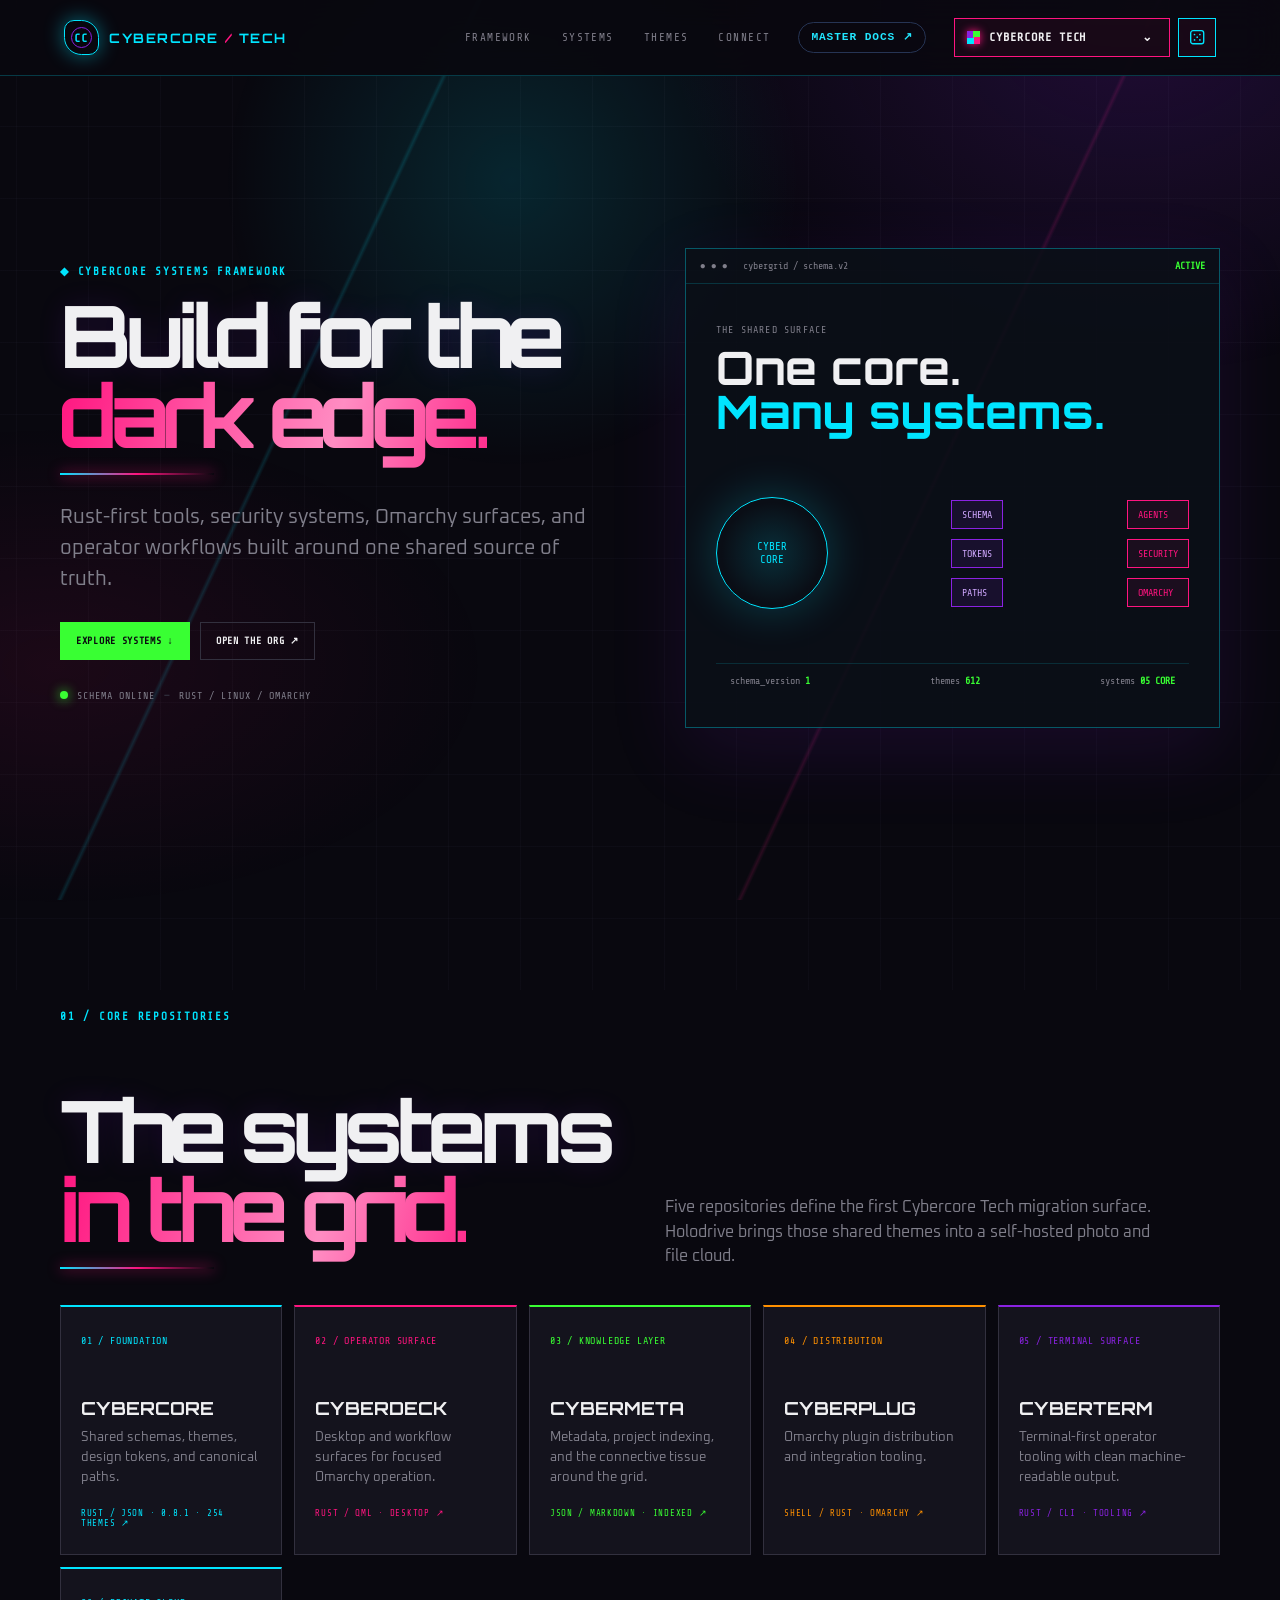
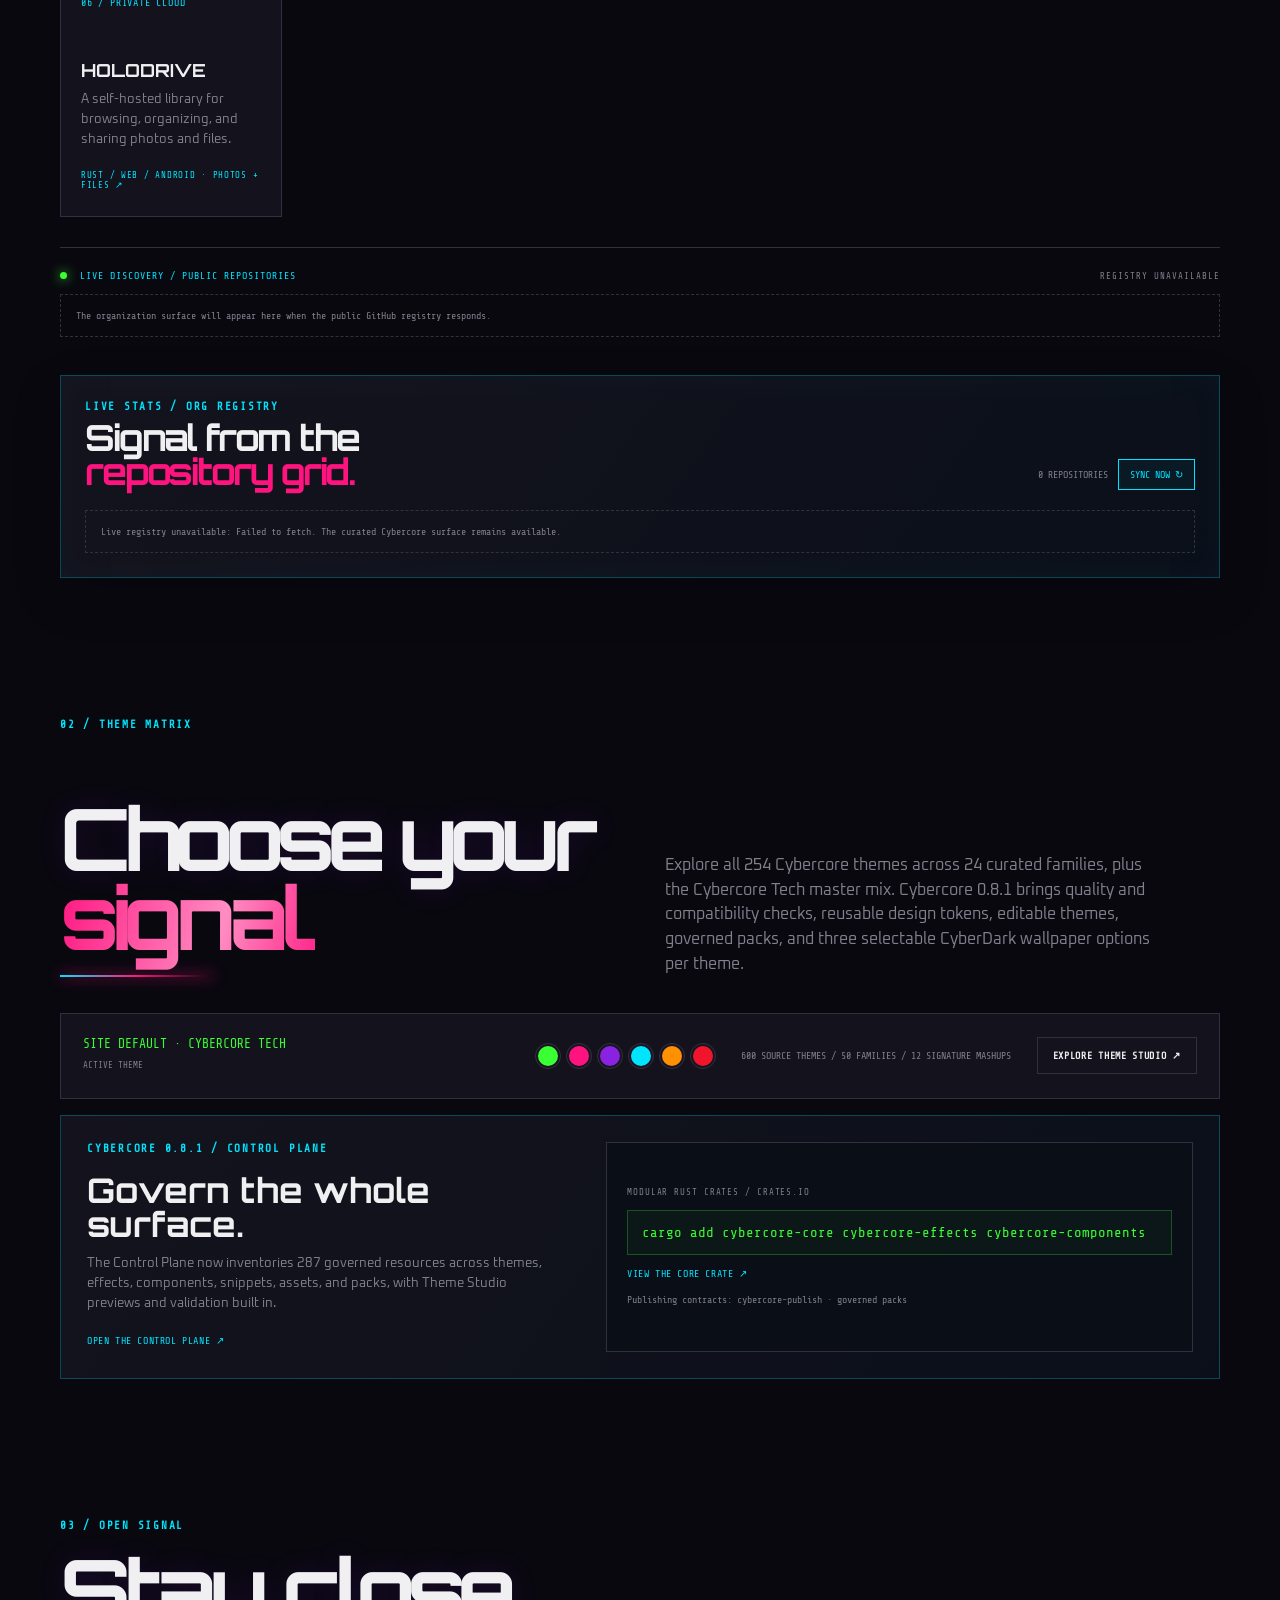
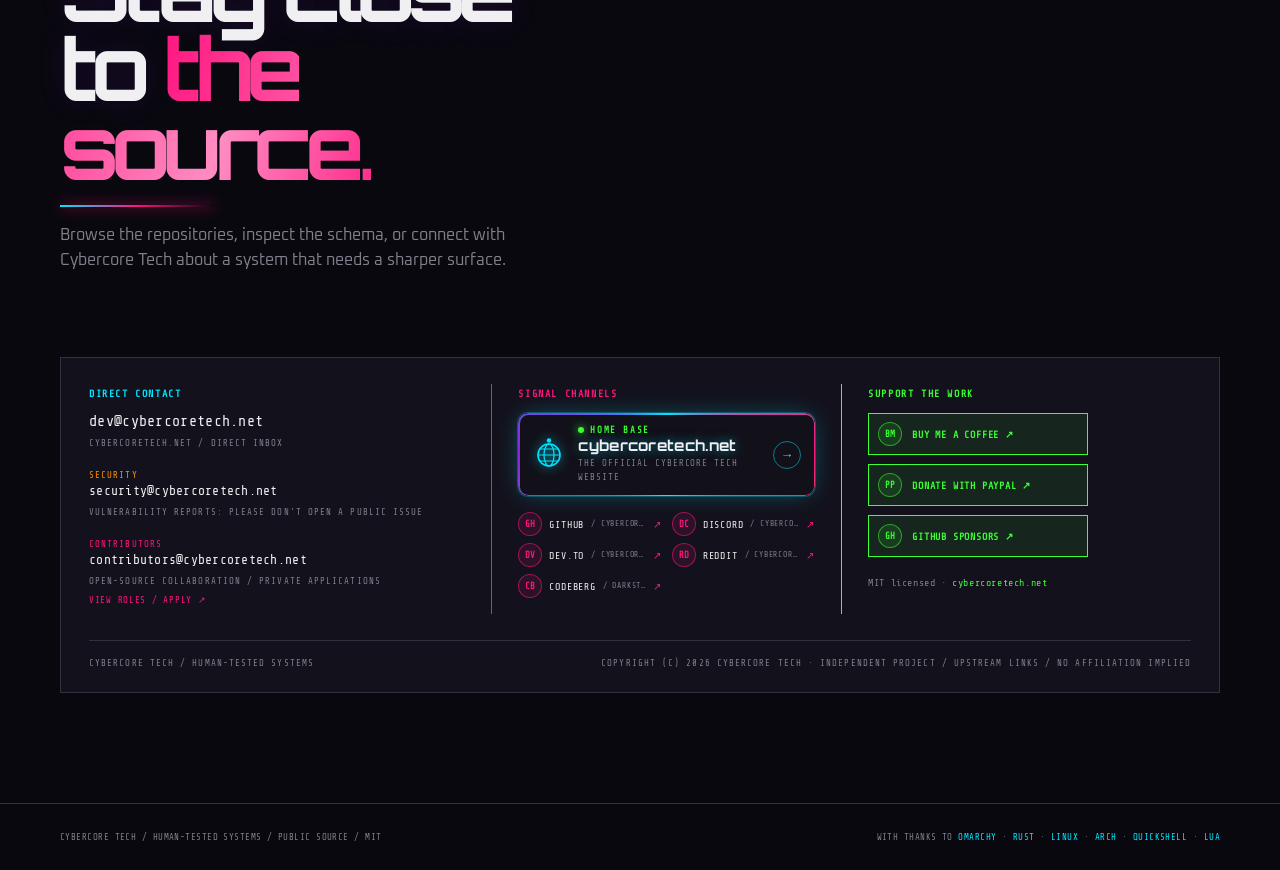
<file: index.html>
<!doctype html>
<html lang="en" data-theme="cybercore-tech">
<head>
  <meta charset="utf-8">
  <meta name="viewport" content="width=device-width,initial-scale=1">
  <meta name="description" content="Cybercore Tech — schema-driven systems for the dark edge.">
  <title>Cybercore Tech — Systems for the dark edge</title>
  <link rel="stylesheet" href="styles.css">
  <link rel="stylesheet" href="kit/chooser.css">
  <style id="cc-mobile-first">
/* Mobile floor (phones + tablets): readable text and finger-sized targets.
   Generated per range from what renders under 11px / 24px; desktop untouched. */
@media (max-width: 600px) {
  a.button,
  p.signal,
  div.console-head > span,
  div.console-head > strong,
  p.console-kicker,
  div.nodes > b,
  div.console-foot > span,
  #themeCount,
  div.console-foot > span > b,
  a.repo > span,
  a.repo > b,
  div.live-title > span,
  #repoSyncStatus,
  p.live-empty,
  #repoCount,
  #refreshRepos,
  small,
  #themeSummary,
  div.install-copy > a,
  div.install-command > span,
  div.install-command > a,
  small > a,
  footer > span,
  span.thanks-links,
  span.thanks-links > a { font-size: 11px !important; }
}
@media (min-width: 601px) and (max-width: 860px) {
  a.button,
  p.signal,
  div.console-head > span,
  div.console-head > strong,
  p.console-kicker,
  div.nodes > b,
  div.console-foot > span,
  #themeCount,
  div.console-foot > span > b,
  a.repo > span,
  a.repo > b,
  div.live-title > span,
  #repoSyncStatus,
  p.live-empty,
  #repoCount,
  #refreshRepos,
  small,
  #themeSummary,
  div.install-copy > a,
  div.install-command > span,
  div.install-command > a,
  small > a,
  footer > span,
  span.thanks-links,
  span.thanks-links > a { font-size: 11px !important; }
}
@media (min-width: 861px) and (max-width: 1024px) {
  a.button,
  p.signal,
  div.console-head > span,
  div.console-head > strong,
  p.console-kicker,
  div.nodes > b,
  div.console-foot > span,
  #themeCount,
  div.console-foot > span > b,
  a.repo > span,
  a.repo > b,
  div.live-title > span,
  #repoSyncStatus,
  p.live-empty,
  #repoCount,
  #refreshRepos,
  small,
  #themeSummary,
  div.install-copy > a,
  div.install-command > span,
  div.install-command > a,
  small > a,
  footer > span,
  span.thanks-links,
  span.thanks-links > a { font-size: 11px !important; }
}
@media (pointer: coarse) {
  div.install-command > a,
  span.thanks-links > a { min-height: 24px; min-width: 24px; }
  div.install-copy > a,
  small > a { display: inline-flex; align-items: center; min-height: 24px; min-width: 24px; }
}
/* Mobile floor (phones + tablets): readable text and finger-sized targets.
   Generated per range from what renders under 11px / 24px; desktop untouched. */
@media (max-width: 600px) {
  nav.main-nav > a:not([data-cybercore-master-docs]) { font-size: 11px !important; }
}
/* Layout fixes: phones and tablets only; laptops and desktops untouched. */
@media (max-width: 1024px) {
  /* Mobile first: nothing may make the page wider than the screen.
     Grid/flex columns may shrink below their widest line; code scrolls in place. */
  pre { max-width: 100%; overflow-x: auto; }
  img, video { max-width: 100%; height: auto; }
  /* Long paths and URLs in inline code may break anywhere instead of widening the page. */
  :not(pre) > code { overflow-wrap: anywhere; }
  /* Live GitHub registry cards (rendered once the GitHub API answers): text at
     least 11px and repo links finger-sized on phones and tablets. */
  .discovered-repo small, .discovered-repo b, .live-title small, .live-meta, .stat-line span { font-size: 11px !important; }
  @media (pointer: coarse) { .live-stat-card > a { display: inline-flex; align-items: center; min-height: 24px; } }
}
  </style>
</head>
<body>
  <header class="site-header">
    <a class="brand" href="#top" data-brand-phase="0" aria-label="Cybercore Tech home"><span class="brand-emblem">CC</span><span class="brand-name">CYBERCORE <b>/</b> TECH</span></a>
    <nav class="main-nav" aria-label="Primary navigation"><a href="#framework">FRAMEWORK</a><a href="#systems">SYSTEMS</a><a href="#themes">THEMES</a><a href="#connect">CONNECT</a><a data-cybercore-master-docs href="https://cybercoretech.github.io/cybercore/docs.html" style="color:#22e6ff;border:1px solid #263454;border-radius:999px;padding:7px 12px;text-decoration:none;font:600 .7rem ui-monospace,monospace;letter-spacing:.08em;white-space:nowrap">MASTER DOCS ↗</a></nav>
    <cybercore-theme-chooser class="theme-picker" shuffle hotkeys></cybercore-theme-chooser>
  </header>

  <main id="top">
    <section class="hero" id="framework">
      <div class="hero-copy"><p class="eyebrow">◆ CYBERCORE SYSTEMS FRAMEWORK</p><h1>Build for the<br><em>dark edge.</em></h1><p class="lede">Rust-first tools, security systems, Omarchy surfaces, and operator workflows built around one shared source of truth.</p><div class="actions"><a class="button primary" href="#systems">EXPLORE SYSTEMS ↓</a><a class="button" href="https://github.com/cybercoretech" target="_blank" rel="noreferrer">OPEN THE ORG ↗</a></div><p class="signal"><i></i> SCHEMA ONLINE <b>—</b> RUST / LINUX / OMARCHY</p></div>
      <div class="console"><div class="console-head"><span>● ● ● &nbsp; cybergrid / schema.v2</span><strong>ACTIVE</strong></div><div class="console-body"><p class="console-kicker">THE SHARED SURFACE</p><h2>One core.<br><span>Many systems.</span></h2><div class="graph"><div class="core">CYBER<br>CORE</div><div class="nodes"><b>SCHEMA</b><b>TOKENS</b><b>PATHS</b></div><div class="nodes pink"><b>AGENTS</b><b>SECURITY</b><b>OMARCHY</b></div></div><div class="console-foot"><span>schema_version <b id="schemaVersion">2</b></span><span>themes <b id="themeCount">Loading…</b></span><span>systems <b>05 CORE</b></span></div></div></div>
    </section>

    <section class="section" id="systems"><div class="section-head"><p class="eyebrow">01 / CORE REPOSITORIES</p><h2>The systems<br><em>in the grid.</em></h2><p>Five repositories define the first Cybercore Tech migration surface. Holodrive brings those shared themes into a self-hosted photo and file cloud.</p></div><div class="repo-grid">
      <a class="repo cyan" href="https://github.com/cybercoretech/cybercore" target="_blank" rel="noreferrer"><span>01 / FOUNDATION</span><h3>CYBERCORE</h3><p>Shared schemas, themes, design tokens, and canonical paths.</p><b>RUST / JSON · 0.8.1 · 254 THEMES ↗</b></a>
      <a class="repo pink" href="https://github.com/cybercoretech/cyberdeck" target="_blank" rel="noreferrer"><span>02 / OPERATOR SURFACE</span><h3>CYBERDECK</h3><p>Desktop and workflow surfaces for focused Omarchy operation.</p><b>RUST / QML · DESKTOP ↗</b></a>
      <a class="repo acid" href="https://github.com/cybercoretech/cybermeta" target="_blank" rel="noreferrer"><span>03 / KNOWLEDGE LAYER</span><h3>CYBERMETA</h3><p>Metadata, project indexing, and the connective tissue around the grid.</p><b>JSON / MARKDOWN · INDEXED ↗</b></a>
      <a class="repo orange" href="https://github.com/cybercoretech/cyberplug" target="_blank" rel="noreferrer"><span>04 / DISTRIBUTION</span><h3>CYBERPLUG</h3><p>Omarchy plugin distribution and integration tooling.</p><b>SHELL / RUST · OMARCHY ↗</b></a>
      <a class="repo purple" href="https://github.com/cybercoretech/cyberterm" target="_blank" rel="noreferrer"><span>05 / TERMINAL SURFACE</span><h3>CYBERTERM</h3><p>Terminal-first operator tooling with clean machine-readable output.</p><b>RUST / CLI · TOOLING ↗</b></a>
      <a class="repo cyan" href="holodrive/"><span>06 / PRIVATE CLOUD</span><h3>HOLODRIVE</h3><p>A self-hosted library for browsing, organizing, and sharing photos and files.</p><b>RUST / WEB / ANDROID · PHOTOS + FILES ↗</b></a>
    </div><div class="discovered-wrap"><div class="live-title"><span><i class="live-dot"></i> LIVE DISCOVERY / PUBLIC REPOSITORIES</span><small id="repoSyncStatus">WAITING FOR FIRST SYNC</small></div><div class="discovered-grid" id="discoveredRepos"><p class="live-empty">The organization surface will appear here when the public GitHub registry responds.</p></div></div><div class="live-stats-panel"><div class="live-panel-head"><div><p class="eyebrow">LIVE STATS / ORG REGISTRY</p><h3>Signal from the<br><em>repository grid.</em></h3></div><div class="live-actions"><span id="repoCount">0 REPOSITORIES</span><button id="refreshRepos" type="button">SYNC NOW ↻</button></div></div><div class="live-stat-grid" id="liveStats"><p class="live-empty">Connecting to the Cybercore Tech repository registry…</p></div></div></section>

    <section class="section theme-section" id="themes"><div class="section-head"><p class="eyebrow">02 / THEME MATRIX</p><h2>Choose your<br><em>signal.</em></h2><p>Explore all 254 Cybercore themes across 24 curated families, plus the Cybercore Tech master mix. Cybercore 0.8.1 brings quality and compatibility checks, reusable design tokens, editable themes, governed packs, and three selectable CyberDark wallpaper options per theme.</p></div><div class="theme-panel"><div><strong id="activeTheme">CYBERCORE TECH</strong><small>ACTIVE THEME</small></div><div class="swatches" id="swatches"></div><span class="theme-count" id="themeSummary">Loading theme catalog…</span><a class="button" href="https://github.com/cybercoretech/cybercore/tree/main/theme-studio" target="_blank" rel="noreferrer">EXPLORE THEME STUDIO ↗</a></div><div class="install-panel"><div class="install-copy"><p class="eyebrow">CYBERCORE 0.8.1 / CONTROL PLANE</p><h3>Govern the whole surface.</h3><p>The Control Plane now inventories 287 governed resources across themes, effects, components, snippets, assets, and packs, with Theme Studio previews and validation built in.</p><a href="https://cybercoretech.github.io/cybercore/" target="_blank" rel="noreferrer">OPEN THE CONTROL PLANE ↗</a></div><div class="install-command"><span>MODULAR RUST CRATES / CRATES.IO</span><code>cargo add cybercore-core cybercore-effects cybercore-components</code><a href="https://crates.io/crates/cybercore-core">VIEW THE CORE CRATE ↗</a><small>Publishing contracts: <a href="https://crates.io/crates/cybercore-publish">cybercore-publish</a> · <a href="https://github.com/cybercoretech/cybercore/tree/main/packs">governed packs</a></small></div></div></section>

    <section class="section connect" id="connect"><div><p class="eyebrow">03 / OPEN SIGNAL</p><h2>Stay close<br>to <em>the source.</em></h2><p>Browse the repositories, inspect the schema, or connect with Cybercore Tech about a system that needs a sharper surface.</p></div><cybercore-contact class="contact-block"><a href="mailto:dev@cybercoretech.net">dev@cybercoretech.net</a></cybercore-contact></section>
  </main>
  <footer><span>CYBERCORE TECH / HUMAN-TESTED SYSTEMS / PUBLIC SOURCE / MIT</span><span class="thanks-links">WITH THANKS TO <a href="https://omarchy.org/">OMARCHY</a> · <a href="https://www.rust-lang.org/">RUST</a> · <a href="https://www.kernel.org/">LINUX</a> · <a href="https://archlinux.org/">ARCH</a> · <a href="https://quickshell.org/">QUICKSHELL</a> · <a href="https://www.lua.org/">LUA</a></span></footer>
  <script>window.SITE = { defaultTheme: 'cybercore-tech' };</script>
  <script type="module" src="kit/chooser.js"></script>
  <script src="app.js"></script>
  <script type="module" src="kit/contact.js"></script>
</body>
</html>
</file>
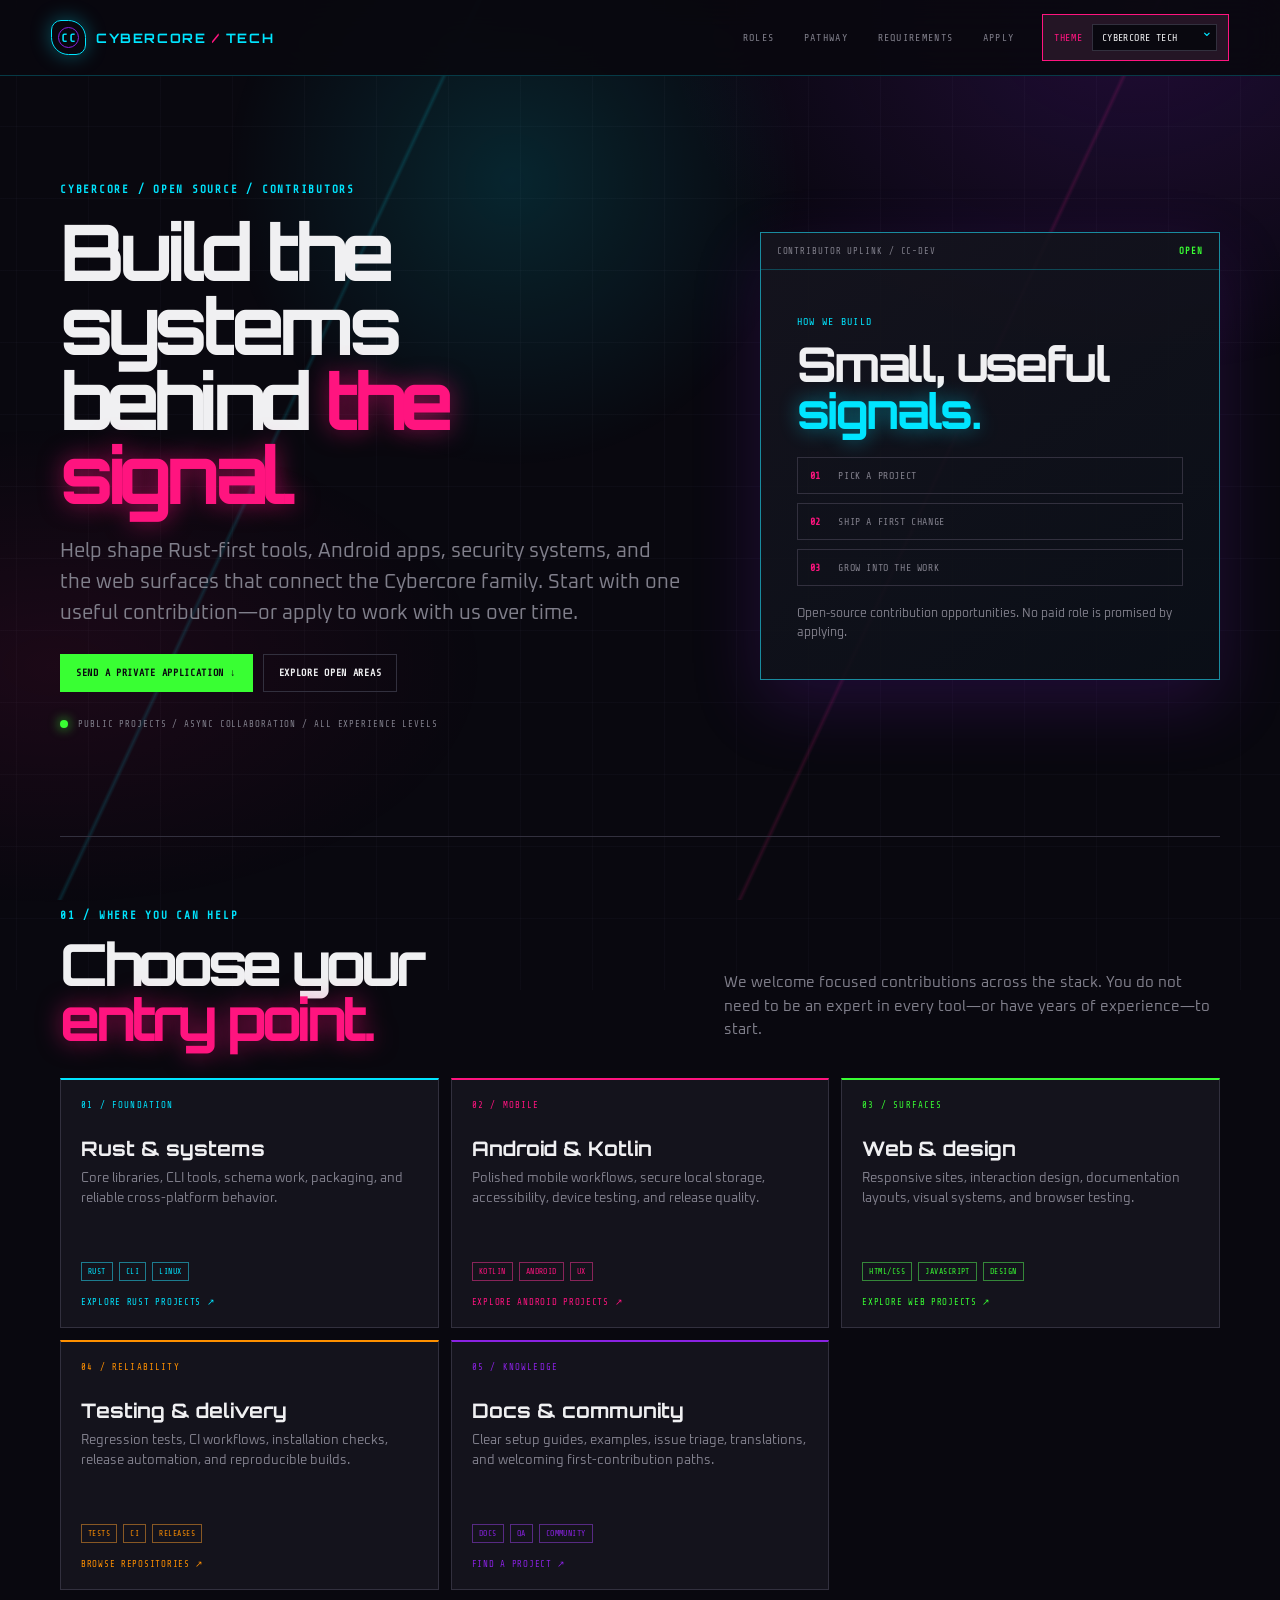
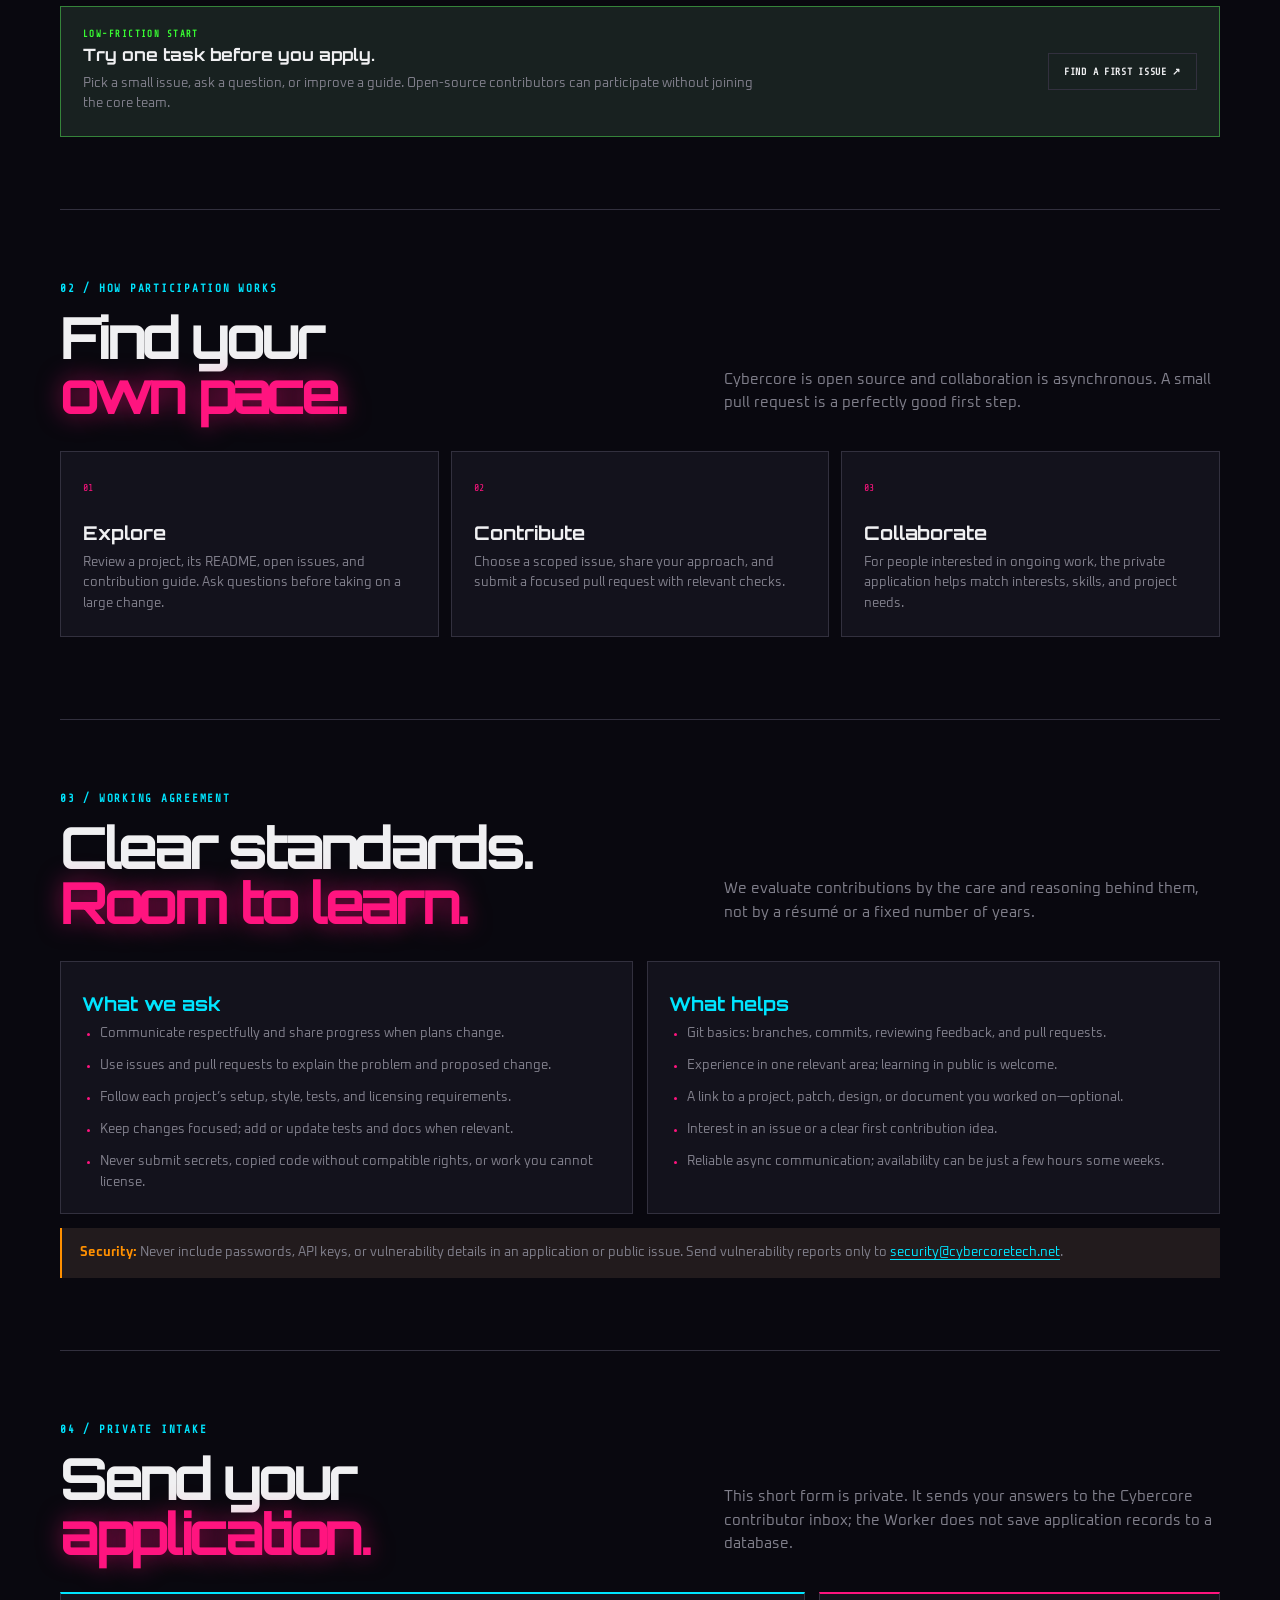
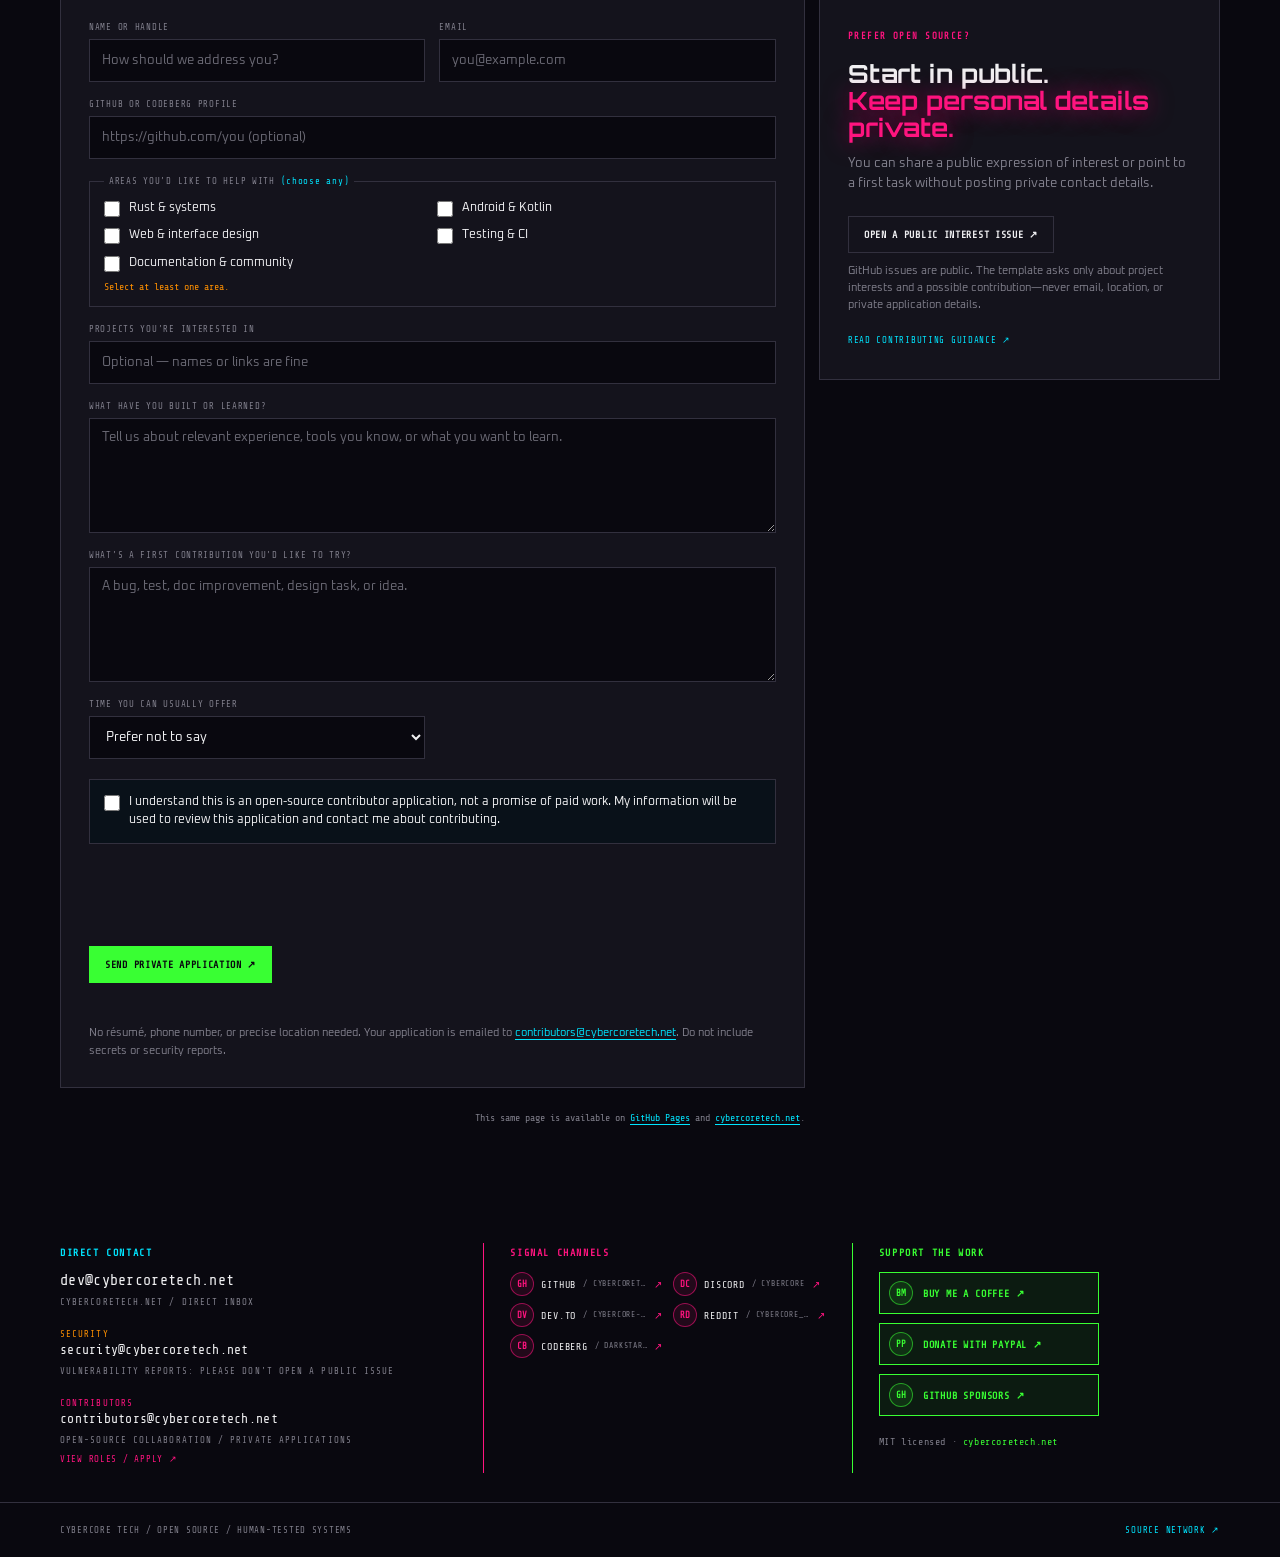
<file: dev-team/index.html>
<!doctype html>
<html lang="en" data-theme="cybercore-tech">
<head>
  <meta charset="utf-8">
  <meta name="viewport" content="width=device-width, initial-scale=1">
  <meta name="description" content="Join the Cybercore contributor team. Explore open-source roles, project needs, and a private application path.">
  <meta name="theme-color" content="#09080f">
  <link rel="canonical" href="https://cybercoretech.net/dev-team/">
  <link rel="icon" href="https://cybercoretech.net/assets/core/cybercore-favicon.svg">
  <link rel="stylesheet" href="../styles.css">
  <link rel="stylesheet" href="dev-team.css">
  <title>Cybercore Dev Team — Build for the dark edge</title>
</head>
<body>
  <a class="skip-link" href="#main">Skip to content</a>
  <header class="site-header team-header">
    <a class="brand" href="../" data-brand-phase="0" aria-label="Cybercore Tech home">
      <span class="brand-emblem">CC</span><span class="brand-name">CYBERCORE <b>/</b> TECH</span>
    </a>
    <nav class="main-nav" aria-label="Page navigation">
      <a href="#opportunities">ROLES</a><a href="#pathway">PATHWAY</a><a href="#requirements">REQUIREMENTS</a><a href="#apply">APPLY</a>
    </nav>
    <div class="theme-picker">
      <span class="theme-label">THEME</span>
      <button id="teamThemeButton" class="theme-button" type="button" aria-haspopup="listbox" aria-expanded="false" aria-controls="teamThemeMenu">LOADING THEMES…</button>
      <div id="teamThemeMenu" class="theme-menu" role="listbox" aria-label="Choose a Cybercore theme" hidden></div>
      <select id="teamThemeSelect" aria-label="Choose a Cybercore theme" aria-hidden="true" tabindex="-1"><option>LOADING THEMES…</option></select>
    </div>
  </header>

  <main id="main" class="team-main">
    <section class="team-hero" id="top">
      <div class="team-hero-copy">
        <p class="eyebrow">CYBERCORE / OPEN SOURCE / CONTRIBUTORS</p>
        <h1>Build the systems<br>behind <em>the signal.</em></h1>
        <p class="team-lede">Help shape Rust-first tools, Android apps, security systems, and the web surfaces that connect the Cybercore family. Start with one useful contribution—or apply to work with us over time.</p>
        <div class="team-actions">
          <a class="button primary" href="#apply">SEND A PRIVATE APPLICATION ↓</a>
          <a class="button" href="#opportunities">EXPLORE OPEN AREAS</a>
        </div>
        <p class="team-status"><i aria-hidden="true"></i> PUBLIC PROJECTS / ASYNC COLLABORATION / ALL EXPERIENCE LEVELS</p>
      </div>
      <aside class="team-console" aria-label="Contributor model">
        <div class="team-console-head"><span>CONTRIBUTOR UPLINK / CC-DEV</span><b>OPEN</b></div>
        <div class="team-console-body">
          <p class="team-console-kicker">HOW WE BUILD</p>
          <h2>Small, useful<br><em>signals.</em></h2>
          <div class="team-stages"><span><b>01</b> PICK A PROJECT</span><span><b>02</b> SHIP A FIRST CHANGE</span><span><b>03</b> GROW INTO THE WORK</span></div>
          <p class="team-console-note">Open-source contribution opportunities. No paid role is promised by applying.</p>
        </div>
      </aside>
    </section>

    <section class="team-section" id="opportunities">
      <div class="team-section-head"><div><p class="eyebrow">01 / WHERE YOU CAN HELP</p><h2>Choose your<br><em>entry point.</em></h2></div><p>We welcome focused contributions across the stack. You do not need to be an expert in every tool—or have years of experience—to start.</p></div>
      <div class="team-role-grid">
        <article class="team-role role-cyan"><span class="role-index">01 / FOUNDATION</span><h3>Rust &amp; systems</h3><p>Core libraries, CLI tools, schema work, packaging, and reliable cross-platform behavior.</p><div class="role-tags"><span>RUST</span><span>CLI</span><span>LINUX</span></div><a href="https://github.com/cybercoretech?q=language%3ARust&type=repositories" target="_blank" rel="noreferrer">EXPLORE RUST PROJECTS ↗</a></article>
        <article class="team-role role-pink"><span class="role-index">02 / MOBILE</span><h3>Android &amp; Kotlin</h3><p>Polished mobile workflows, secure local storage, accessibility, device testing, and release quality.</p><div class="role-tags"><span>KOTLIN</span><span>ANDROID</span><span>UX</span></div><a href="https://github.com/cybercoretech?q=android&type=repositories" target="_blank" rel="noreferrer">EXPLORE ANDROID PROJECTS ↗</a></article>
        <article class="team-role role-acid"><span class="role-index">03 / SURFACES</span><h3>Web &amp; design</h3><p>Responsive sites, interaction design, documentation layouts, visual systems, and browser testing.</p><div class="role-tags"><span>HTML/CSS</span><span>JAVASCRIPT</span><span>DESIGN</span></div><a href="https://github.com/cybercoretech?q=language%3AAstro&type=repositories" target="_blank" rel="noreferrer">EXPLORE WEB PROJECTS ↗</a></article>
        <article class="team-role role-orange"><span class="role-index">04 / RELIABILITY</span><h3>Testing &amp; delivery</h3><p>Regression tests, CI workflows, installation checks, release automation, and reproducible builds.</p><div class="role-tags"><span>TESTS</span><span>CI</span><span>RELEASES</span></div><a href="https://github.com/cybercoretech?tab=repositories" target="_blank" rel="noreferrer">BROWSE REPOSITORIES ↗</a></article>
        <article class="team-role role-purple"><span class="role-index">05 / KNOWLEDGE</span><h3>Docs &amp; community</h3><p>Clear setup guides, examples, issue triage, translations, and welcoming first-contribution paths.</p><div class="role-tags"><span>DOCS</span><span>QA</span><span>COMMUNITY</span></div><a href="https://github.com/cybercoretech?tab=repositories" target="_blank" rel="noreferrer">FIND A PROJECT ↗</a></article>
      </div>
      <div class="team-good-first"><div><span class="eyebrow">LOW-FRICTION START</span><strong>Try one task before you apply.</strong><p>Pick a small issue, ask a question, or improve a guide. Open-source contributors can participate without joining the core team.</p></div><a class="button" href="https://github.com/issues?q=org%3Acybercoretech+is%3Aissue+is%3Aopen+label%3A%22good+first+issue%22" target="_blank" rel="noreferrer">FIND A FIRST ISSUE ↗</a></div>
    </section>

    <section class="team-section team-path-section" id="pathway">
      <div class="team-section-head"><div><p class="eyebrow">02 / HOW PARTICIPATION WORKS</p><h2>Find your<br><em>own pace.</em></h2></div><p>Cybercore is open source and collaboration is asynchronous. A small pull request is a perfectly good first step.</p></div>
      <div class="team-path-grid">
        <article><b>01</b><h3>Explore</h3><p>Review a project, its README, open issues, and contribution guide. Ask questions before taking on a large change.</p></article>
        <article><b>02</b><h3>Contribute</h3><p>Choose a scoped issue, share your approach, and submit a focused pull request with relevant checks.</p></article>
        <article><b>03</b><h3>Collaborate</h3><p>For people interested in ongoing work, the private application helps match interests, skills, and project needs.</p></article>
      </div>
    </section>

    <section class="team-section team-requirements" id="requirements">
      <div class="team-section-head"><div><p class="eyebrow">03 / WORKING AGREEMENT</p><h2>Clear standards.<br><em>Room to learn.</em></h2></div><p>We evaluate contributions by the care and reasoning behind them, not by a résumé or a fixed number of years.</p></div>
      <div class="requirements-grid">
        <div><h3>What we ask</h3><ul><li>Communicate respectfully and share progress when plans change.</li><li>Use issues and pull requests to explain the problem and proposed change.</li><li>Follow each project’s setup, style, tests, and licensing requirements.</li><li>Keep changes focused; add or update tests and docs when relevant.</li><li>Never submit secrets, copied code without compatible rights, or work you cannot license.</li></ul></div>
        <div><h3>What helps</h3><ul><li>Git basics: branches, commits, reviewing feedback, and pull requests.</li><li>Experience in one relevant area; learning in public is welcome.</li><li>A link to a project, patch, design, or document you worked on—optional.</li><li>Interest in an issue or a clear first contribution idea.</li><li>Reliable async communication; availability can be just a few hours some weeks.</li></ul></div>
      </div>
      <p class="team-security-note"><strong>Security:</strong> Never include passwords, API keys, or vulnerability details in an application or public issue. Send vulnerability reports only to <a href="mailto:security@cybercoretech.net">security@cybercoretech.net</a>.</p>
    </section>

    <section class="team-section team-apply-section" id="apply">
      <div class="team-section-head"><div><p class="eyebrow">04 / PRIVATE INTAKE</p><h2>Send your<br><em>application.</em></h2></div><p>This short form is private. It sends your answers to the Cybercore contributor inbox; the Worker does not save application records to a database.</p></div>
      <div class="application-shell">
        <form id="devTeamApplication" class="application-form" novalidate>
          <div class="form-grid">
            <label>NAME OR HANDLE <input name="name" required maxlength="100" autocomplete="name" placeholder="How should we address you?"></label>
            <label>EMAIL <input name="email" required type="email" maxlength="254" autocomplete="email" placeholder="you@example.com"></label>
            <label class="span-2">GITHUB OR CODEBERG PROFILE <input name="profile" type="url" maxlength="400" placeholder="https://github.com/you (optional)"></label>
            <fieldset class="span-2 role-fieldset"><legend>AREAS YOU’D LIKE TO HELP WITH <span>(choose any)</span></legend><div class="role-checkboxes">
              <label><input type="checkbox" name="roles" value="Rust and systems"> Rust &amp; systems</label>
              <label><input type="checkbox" name="roles" value="Android and Kotlin"> Android &amp; Kotlin</label>
              <label><input type="checkbox" name="roles" value="Web and interface design"> Web &amp; interface design</label>
              <label><input type="checkbox" name="roles" value="Testing and CI"> Testing &amp; CI</label>
              <label><input type="checkbox" name="roles" value="Documentation and community"> Documentation &amp; community</label>
            </div><small class="field-hint" data-role-error hidden>Select at least one area.</small></fieldset>
            <label class="span-2">PROJECTS YOU’RE INTERESTED IN <input name="projects" maxlength="800" placeholder="Optional — names or links are fine"></label>
            <label class="span-2">WHAT HAVE YOU BUILT OR LEARNED? <textarea name="experience" required minlength="20" maxlength="1800" rows="4" placeholder="Tell us about relevant experience, tools you know, or what you want to learn."></textarea></label>
            <label class="span-2">WHAT’S A FIRST CONTRIBUTION YOU’D LIKE TO TRY? <textarea name="contribution" required minlength="20" maxlength="1800" rows="4" placeholder="A bug, test, doc improvement, design task, or idea."></textarea></label>
            <label>TIME YOU CAN USUALLY OFFER <select name="availability"><option value="">Prefer not to say</option><option>A few hours a month</option><option>A few hours a week</option><option>More than a few hours a week</option><option>It varies</option></select></label>
          </div>
          <label class="honeypot" aria-hidden="true">Leave this field empty<input name="website" tabindex="-1" autocomplete="off"></label>
          <div class="privacy-consent"><label><input name="privacyConsent" type="checkbox" required><span>I understand this is an open-source contributor application, not a promise of paid work. My information will be used to review this application and contact me about contributing.</span></label></div>
          <div id="team-turnstile" class="team-turnstile" data-sitekey="0x4AAAAAAFefHdloidUstq4H" aria-label="Bot protection"></div>
          <button class="button primary submit-application" type="submit">SEND PRIVATE APPLICATION ↗</button>
          <p id="applicationStatus" class="application-status" role="status" aria-live="polite"></p>
          <p class="privacy-note">No résumé, phone number, or precise location needed. Your application is emailed to <a href="mailto:contributors@cybercoretech.net">contributors@cybercoretech.net</a>. Do not include secrets or security reports.</p>
        </form>
        <aside class="application-alternatives"><span class="eyebrow">PREFER OPEN SOURCE?</span><h3>Start in public.<br><em>Keep personal details private.</em></h3><p>You can share a public expression of interest or point to a first task without posting private contact details.</p><a class="button" href="https://github.com/cybercoretech/.github/issues/new?template=dev-team-interest.yml">OPEN A PUBLIC INTEREST ISSUE ↗</a><small>GitHub issues are public. The template asks only about project interests and a possible contribution—never email, location, or private application details.</small><a class="plain-link" href="https://github.com/cybercoretech/.github/blob/main/CONTRIBUTING.md" target="_blank" rel="noreferrer">READ CONTRIBUTING GUIDANCE ↗</a></aside>
      </div>
      <p class="team-mirror-note">This same page is available on <a href="https://cybercoretech.github.io/dev-team/">GitHub Pages</a> and <a href="https://cybercoretech.net/dev-team/">cybercoretech.net</a>.</p>
    </section>
  </main>

  <section class="team-shared-footer" aria-label="Cybercore contact links"><cybercore-contact bare hide-home><a href="mailto:dev@cybercoretech.net">dev@cybercoretech.net</a></cybercore-contact></section>
  <footer class="team-page-footer"><span>CYBERCORE TECH / OPEN SOURCE / HUMAN-TESTED SYSTEMS</span><a href="https://github.com/cybercoretech">SOURCE NETWORK ↗</a></footer>
  <script type="module" src="https://cybercoretech.github.io/kit/contact.js"></script>
  <script src="dev-team.js" defer></script>
</body>
</html>
</file>
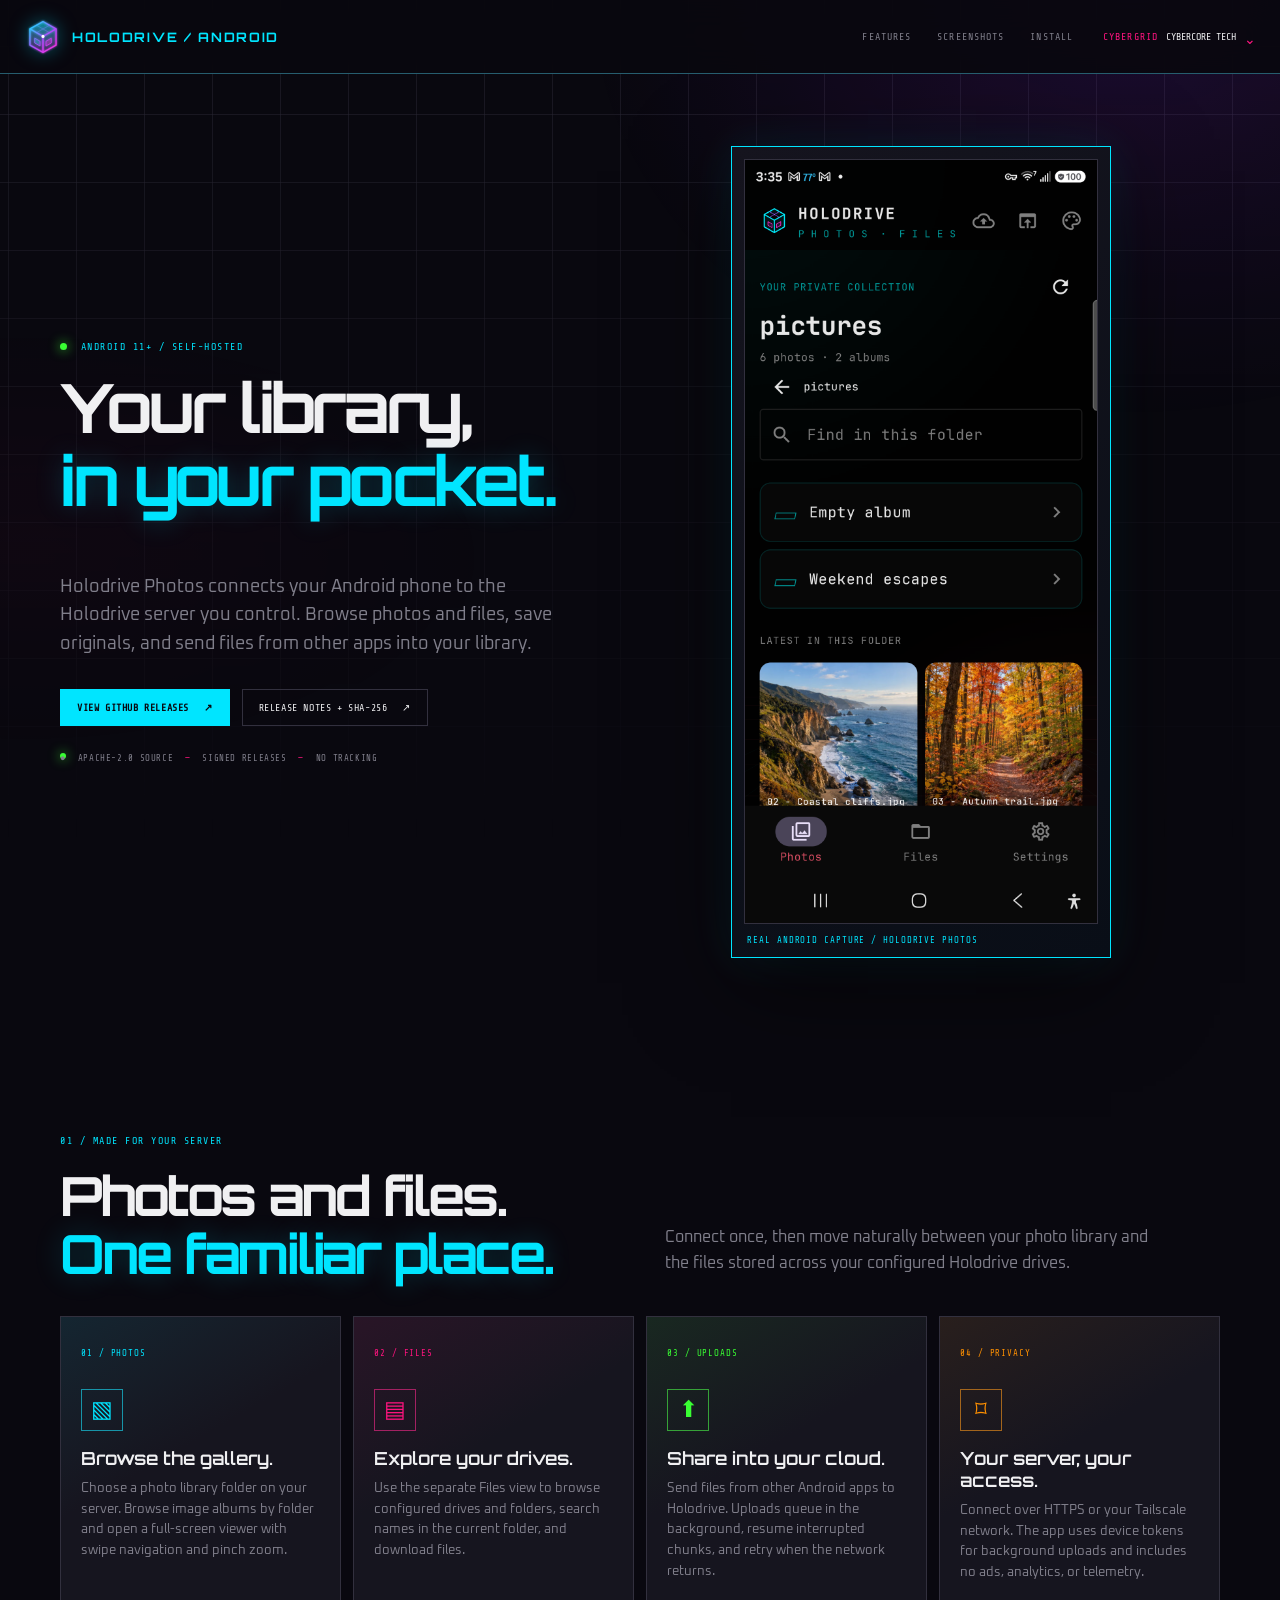
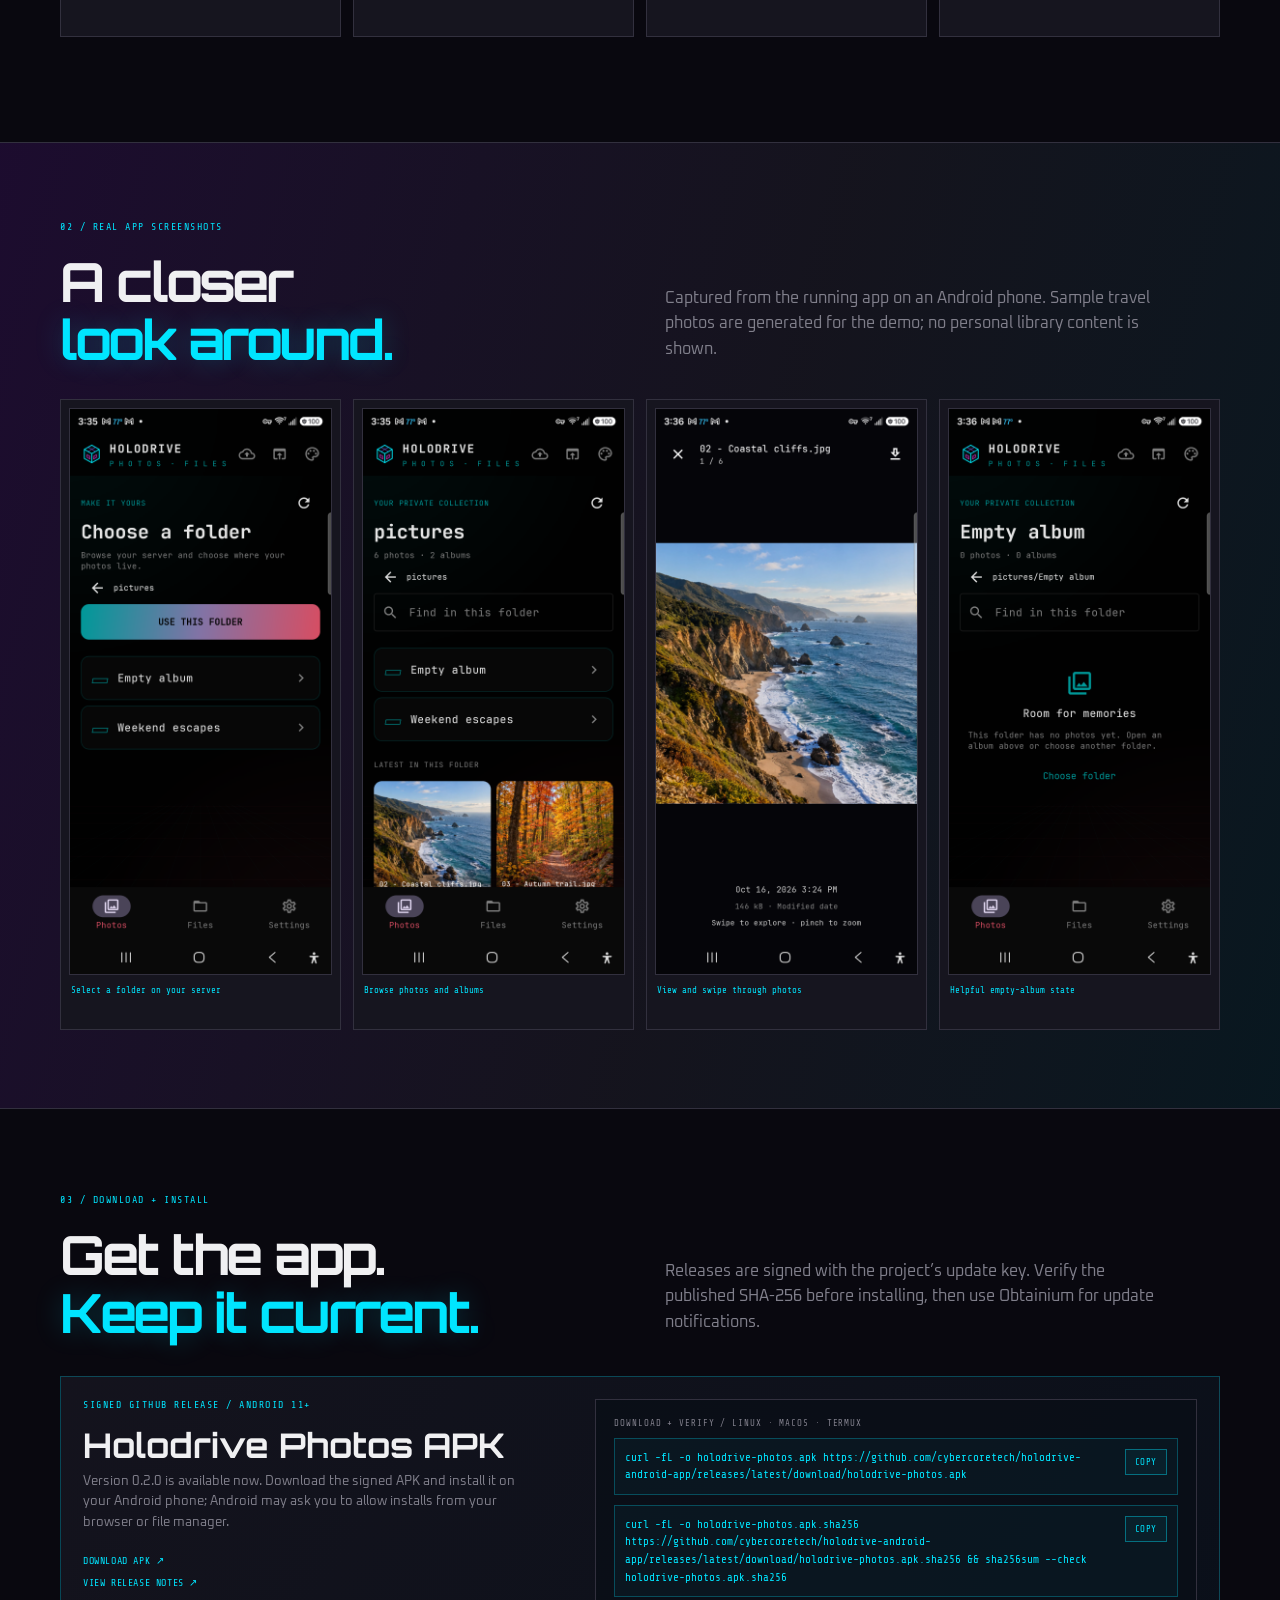
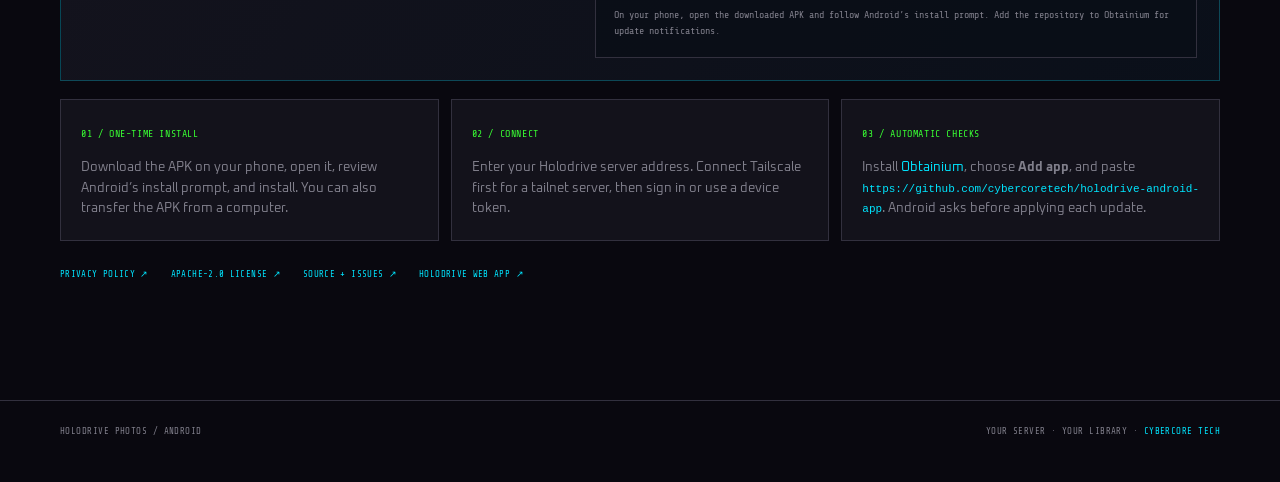
<file: holodrive-android-app/index.html>
<!doctype html>
<html lang="en" data-theme="cybercore-tech">
<head>
  <meta charset="utf-8">
  <meta name="viewport" content="width=device-width, initial-scale=1">
  <meta name="theme-color" content="#09080f">
  <meta name="description" content="Install Holodrive Photos for Android. Browse your self-hosted photo library and files, upload from other apps, and keep your data on your own server.">
  <title>Holodrive Photos for Android — Your library, in your pocket</title>
  <link rel="icon" href="assets/favicon.svg" type="image/svg+xml">
  <link rel="stylesheet" href="styles.css">
  <link rel="stylesheet" href="android.css">
</head>
<body>
  <header class="site-header">
    <a class="brand" href="https://cybercoretech.github.io/holodrive/"><img src="assets/holocube.svg" alt="" width="38" height="38"><span>HOLODRIVE / ANDROID</span></a>
    <nav class="main-nav" aria-label="Main navigation"><a href="#features">FEATURES</a><a href="#screenshots">SCREENSHOTS</a><a href="#install">INSTALL</a></nav>
    <div class="theme-picker"><span class="theme-label">CYBERGRID</span><button id="themeButton" class="theme-button" type="button" aria-haspopup="listbox" aria-expanded="false" aria-controls="themeMenu">LOADING THEMES…</button><div id="themeMenu" class="theme-menu" role="listbox" aria-label="Choose a Cybercore theme" hidden></div><select id="themeSelect" aria-label="Choose a Cybercore theme" tabindex="-1"></select></div>
  </header>
  <main id="top">
    <section class="hero wrap android-hero">
      <div class="hero-copy"><p class="eyebrow"><i></i> ANDROID 11+ / SELF-HOSTED</p><h1>Your library,<br><em>in your pocket.</em></h1><p class="lede">Holodrive Photos connects your Android phone to the Holodrive server you control. Browse photos and files, save originals, and send files from other apps into your library.</p><div class="actions"><a class="button primary" href="https://github.com/cybercoretech/holodrive-android-app/releases">VIEW GITHUB RELEASES <span>↗</span></a><a class="button" href="https://github.com/cybercoretech/holodrive-android-app/releases">RELEASE NOTES + SHA-256 <span>↗</span></a></div><p class="signal"><b>●</b> APACHE-2.0 SOURCE <span>—</span> SIGNED RELEASES <span>—</span> NO TRACKING</p></div>
      <div class="phone-shot"><img src="assets/gallery.png" alt="Holodrive Photos app gallery captured on an Android phone, with generated sample travel photos"><div>REAL ANDROID CAPTURE / HOLODRIVE PHOTOS</div></div>
    </section>

    <section class="section wrap" id="features"><div class="section-head"><p class="eyebrow">01 / MADE FOR YOUR SERVER</p><h2>Photos and files.<br><em>One familiar place.</em></h2><p>Connect once, then move naturally between your photo library and the files stored across your configured Holodrive drives.</p></div>
      <div class="feature-grid android-feature-grid">
        <article class="feature cyan"><span class="feature-index">01 / PHOTOS</span><div class="feature-icon">▧</div><h3>Browse the gallery.</h3><p>Choose a photo library folder on your server. Browse image albums by folder and open a full-screen viewer with swipe navigation and pinch zoom.</p></article>
        <article class="feature pink"><span class="feature-index">02 / FILES</span><div class="feature-icon">▤</div><h3>Explore your drives.</h3><p>Use the separate Files view to browse configured drives and folders, search names in the current folder, and download files.</p></article>
        <article class="feature acid"><span class="feature-index">03 / UPLOADS</span><div class="feature-icon">⬆</div><h3>Share into your cloud.</h3><p>Send files from other Android apps to Holodrive. Uploads queue in the background, resume interrupted chunks, and retry when the network returns.</p></article>
        <article class="feature orange"><span class="feature-index">04 / PRIVACY</span><div class="feature-icon">⌑</div><h3>Your server, your access.</h3><p>Connect over HTTPS or your Tailscale network. The app uses device tokens for background uploads and includes no ads, analytics, or telemetry.</p></article>
      </div>
    </section>

    <section class="privacy-band" id="screenshots"><div class="wrap screenshots-section"><div class="section-head"><p class="eyebrow">02 / REAL APP SCREENSHOTS</p><h2>A closer<br><em>look around.</em></h2><p>Captured from the running app on an Android phone. Sample travel photos are generated for the demo; no personal library content is shown.</p></div><div class="screenshots-grid">
      <figure><img src="assets/folder-picker.png" alt="Android capture of the Holodrive photo folder picker with sample albums"><figcaption>Select a folder on your server</figcaption></figure>
      <figure><img src="assets/gallery.png" alt="Android capture of the Holodrive Photos gallery with sample travel photos"><figcaption>Browse photos and albums</figcaption></figure>
      <figure><img src="assets/viewer.png" alt="Android capture of a full-screen Holodrive photo viewer showing a sample coastal photo"><figcaption>View and swipe through photos</figcaption></figure>
      <figure><img src="assets/empty-album.png" alt="Android capture of the Holodrive empty album state"><figcaption>Helpful empty-album state</figcaption></figure>
    </div></div></section>

    <section class="section wrap install-section" id="install"><div class="section-head"><p class="eyebrow">03 / DOWNLOAD + INSTALL</p><h2>Get the app.<br><em>Keep it current.</em></h2><p>Releases are signed with the project’s update key. Verify the published SHA-256 before installing, then use Obtainium for update notifications.</p></div>
      <div class="install-panel"><div class="install-copy"><p class="eyebrow">SIGNED GITHUB RELEASE / ANDROID 11+</p><h3>Holodrive Photos APK</h3><p>Version 0.2.0 is available now. Download the signed APK and install it on your Android phone; Android may ask you to allow installs from your browser or file manager.</p><a href="https://github.com/cybercoretech/holodrive-android-app/releases/latest/download/holodrive-photos.apk">DOWNLOAD APK ↗</a><p><a href="https://github.com/cybercoretech/holodrive-android-app/releases/latest">VIEW RELEASE NOTES ↗</a></p></div><div class="install-command"><span>DOWNLOAD + VERIFY / LINUX · MACOS · TERMUX</span><div class="command-line"><code>curl -fL -o holodrive-photos.apk https://github.com/cybercoretech/holodrive-android-app/releases/latest/download/holodrive-photos.apk</code><button class="copy-command" type="button" data-copy-command aria-label="Copy command to clipboard">COPY</button></div><div class="command-line"><code>curl -fL -o holodrive-photos.apk.sha256 https://github.com/cybercoretech/holodrive-android-app/releases/latest/download/holodrive-photos.apk.sha256 &amp;&amp; sha256sum --check holodrive-photos.apk.sha256</code><button class="copy-command" type="button" data-copy-command aria-label="Copy command to clipboard">COPY</button></div><small>On your phone, open the downloaded APK and follow Android’s install prompt. Add the repository to Obtainium for update notifications.</small></div></div>
      <div class="steps-grid"><article><b>01 / ONE-TIME INSTALL</b><p>Download the APK on your phone, open it, review Android’s install prompt, and install. You can also transfer the APK from a computer.</p></article><article><b>02 / CONNECT</b><p>Enter your Holodrive server address. Connect Tailscale first for a tailnet server, then sign in or use a device token.</p></article><article><b>03 / AUTOMATIC CHECKS</b><p>Install <a href="https://github.com/ImranR98/Obtainium/releases/latest">Obtainium</a>, choose <strong>Add app</strong>, and paste <code>https://github.com/cybercoretech/holodrive-android-app</code>. Android asks before applying each update.</p></article></div>
      <p class="policy-links"><a href="https://github.com/cybercoretech/holodrive-android-app/blob/main/docs/PRIVACY.md">PRIVACY POLICY ↗</a><a href="https://github.com/cybercoretech/holodrive-android-app/blob/main/LICENSE">APACHE-2.0 LICENSE ↗</a><a href="https://github.com/cybercoretech/holodrive-android-app">SOURCE + ISSUES ↗</a><a href="https://cybercoretech.github.io/holodrive/">HOLODRIVE WEB APP ↗</a></p>
    </section>
  </main>
  <footer><span>HOLODRIVE PHOTOS / ANDROID</span><span>YOUR SERVER · YOUR LIBRARY · <a href="https://github.com/cybercoretech">CYBERCORE TECH</a></span></footer>
  <script src="app.js"></script>
</body>
</html>
</file>
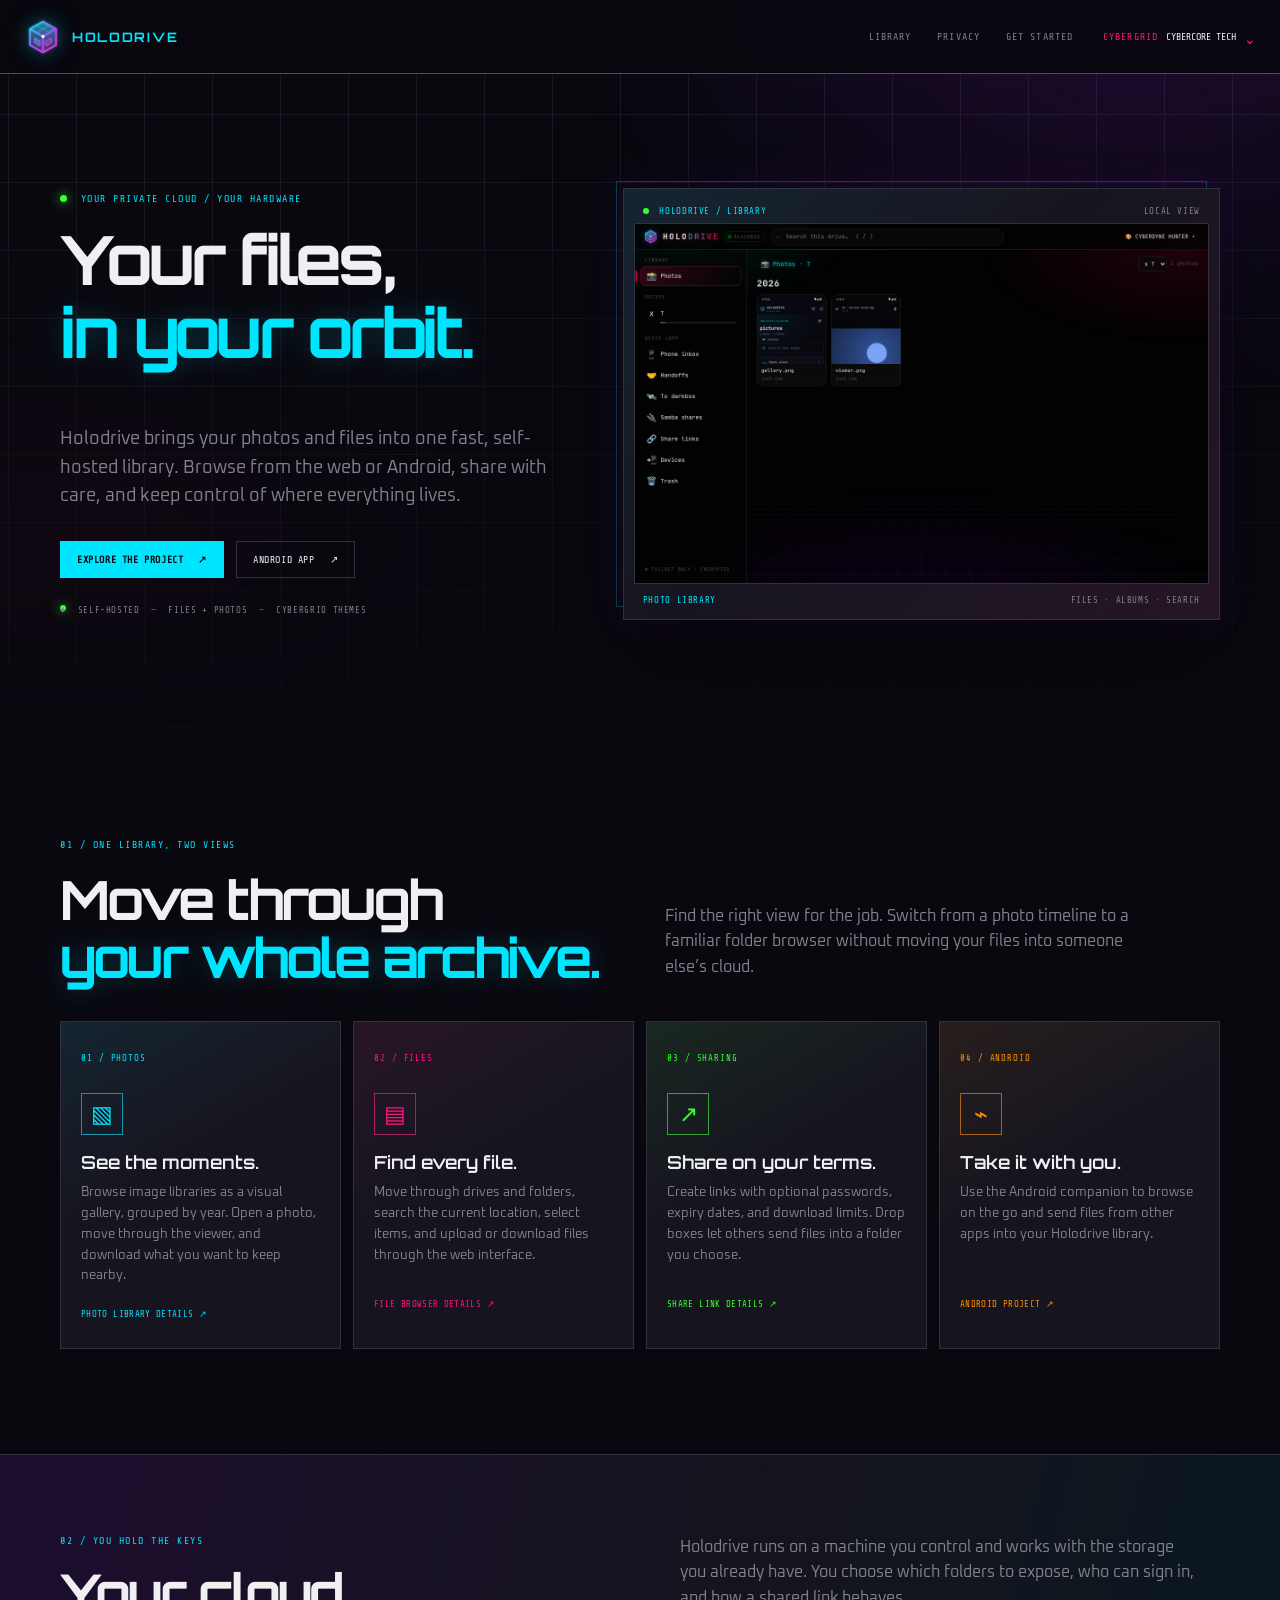
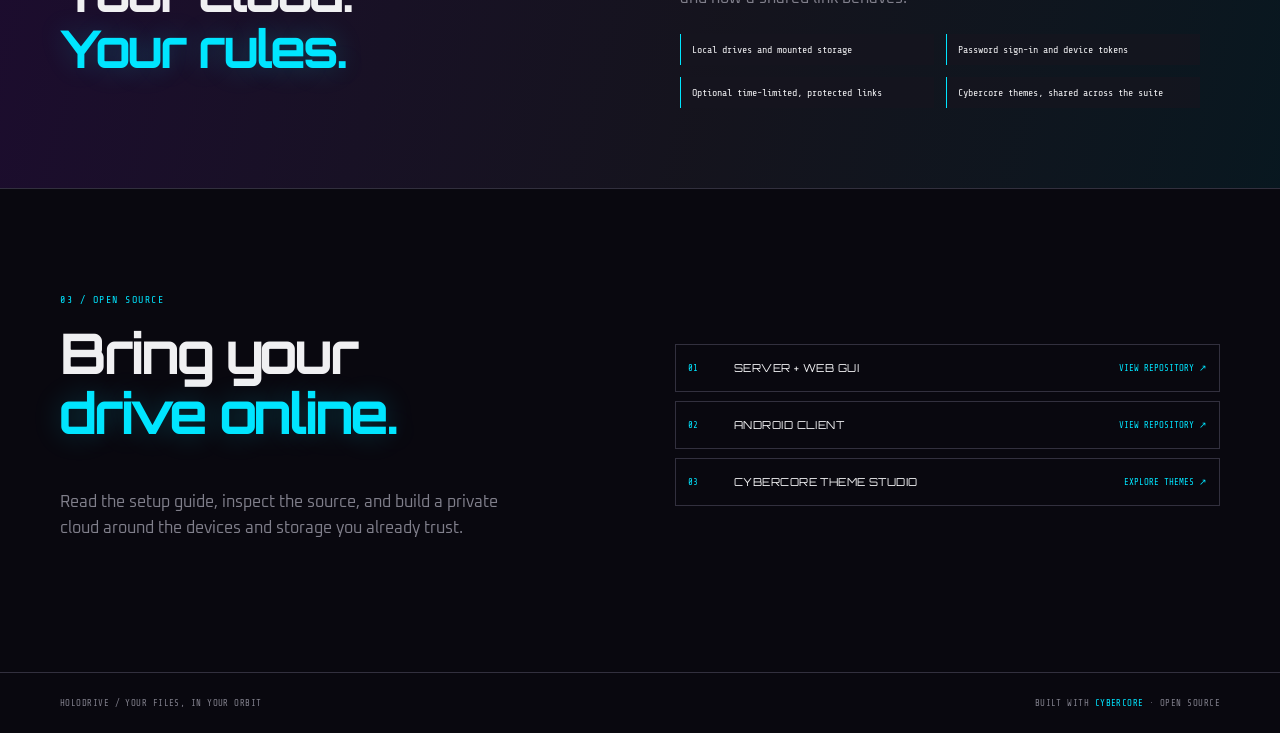
<file: holodrive/index.html>
<!doctype html>
<html lang="en" data-theme="cybercore-tech">
<head>
  <meta charset="utf-8">
  <meta name="viewport" content="width=device-width, initial-scale=1">
  <meta name="theme-color" content="#09080f">
  <meta name="description" content="Holodrive is a self-hosted private cloud for browsing, organizing, and sharing files and photos across your devices.">
  <title>Holodrive — Your files, in your orbit</title>
  <link rel="icon" href="assets/favicon.svg" type="image/svg+xml">
  <link rel="stylesheet" href="styles.css">
</head>
<body>
  <header class="site-header">
    <a class="brand" href="#top" aria-label="Holodrive home">
      <img src="assets/holocube.svg" alt="" width="38" height="38">
      <span>HOLODRIVE</span>
    </a>
    <nav class="main-nav" aria-label="Main navigation">
      <a href="#library">LIBRARY</a>
      <a href="#privacy">PRIVACY</a>
      <a href="#connect">GET STARTED</a>
    </nav>
    <div class="theme-picker">
      <span class="theme-label">CYBERGRID</span>
      <button id="themeButton" class="theme-button" type="button" aria-haspopup="listbox" aria-expanded="false" aria-controls="themeMenu">LOADING THEMES…</button>
      <div id="themeMenu" class="theme-menu" role="listbox" aria-label="Choose a Cybercore theme" hidden></div>
      <select id="themeSelect" aria-label="Choose a Cybercore theme" tabindex="-1"></select>
    </div>
  </header>

  <main id="top">
    <section class="hero wrap">
      <div class="hero-copy">
        <p class="eyebrow"><i></i> YOUR PRIVATE CLOUD / YOUR HARDWARE</p>
        <h1>Your files,<br><em>in your orbit.</em></h1>
        <p class="lede">Holodrive brings your photos and files into one fast, self-hosted library. Browse from the web or Android, share with care, and keep control of where everything lives.</p>
        <div class="actions">
          <a class="button primary" href="https://github.com/cybercoretech/holodrive#readme">EXPLORE THE PROJECT <span>↗</span></a>
          <a class="button" href="https://github.com/cybercoretech/holodrive-android-app">ANDROID APP <span>↗</span></a>
        </div>
        <p class="signal"><b>●</b> SELF-HOSTED <span>—</span> FILES + PHOTOS <span>—</span> CYBERGRID THEMES</p>
      </div>
      <div class="preview-card">
        <div class="preview-head"><span><i></i> HOLODRIVE / LIBRARY</span><b>LOCAL VIEW</b></div>
        <img src="assets/photos-library.png" alt="Holodrive Photos library with year-grouped image thumbnails">
        <div class="preview-foot"><span>PHOTO LIBRARY</span><span>FILES · ALBUMS · SEARCH</span></div>
      </div>
    </section>

    <section class="section wrap" id="library">
      <div class="section-head">
        <p class="eyebrow">01 / ONE LIBRARY, TWO VIEWS</p>
        <h2>Move through<br><em>your whole archive.</em></h2>
        <p>Find the right view for the job. Switch from a photo timeline to a familiar folder browser without moving your files into someone else’s cloud.</p>
      </div>
      <div class="feature-grid">
        <article class="feature cyan"><span class="feature-index">01 / PHOTOS</span><div class="feature-icon">▧</div><h3>See the moments.</h3><p>Browse image libraries as a visual gallery, grouped by year. Open a photo, move through the viewer, and download what you want to keep nearby.</p><a href="https://github.com/cybercoretech/holodrive#what-it-does">PHOTO LIBRARY DETAILS ↗</a></article>
        <article class="feature pink"><span class="feature-index">02 / FILES</span><div class="feature-icon">▤</div><h3>Find every file.</h3><p>Move through drives and folders, search the current location, select items, and upload or download files through the web interface.</p><a href="https://github.com/cybercoretech/holodrive#what-it-does">FILE BROWSER DETAILS ↗</a></article>
        <article class="feature acid"><span class="feature-index">03 / SHARING</span><div class="feature-icon">↗</div><h3>Share on your terms.</h3><p>Create links with optional passwords, expiry dates, and download limits. Drop boxes let others send files into a folder you choose.</p><a href="https://github.com/cybercoretech/holodrive#share-links">SHARE LINK DETAILS ↗</a></article>
        <article class="feature orange"><span class="feature-index">04 / ANDROID</span><div class="feature-icon">⌁</div><h3>Take it with you.</h3><p>Use the Android companion to browse on the go and send files from other apps into your Holodrive library.</p><a href="https://github.com/cybercoretech/holodrive-android-app">ANDROID PROJECT ↗</a></article>
      </div>
    </section>

    <section class="privacy-band" id="privacy">
      <div class="wrap privacy-inner">
        <div><p class="eyebrow">02 / YOU HOLD THE KEYS</p><h2>Your cloud.<br><em>Your rules.</em></h2></div>
        <div class="privacy-copy"><p>Holodrive runs on a machine you control and works with the storage you already have. You choose which folders to expose, who can sign in, and how a shared link behaves.</p><ul><li>Local drives and mounted storage</li><li>Password sign-in and device tokens</li><li>Optional time-limited, protected links</li><li>Cybercore themes, shared across the suite</li></ul></div>
      </div>
    </section>

    <section class="section wrap connect" id="connect">
      <div><p class="eyebrow">03 / OPEN SOURCE</p><h2>Bring your<br><em>drive online.</em></h2><p>Read the setup guide, inspect the source, and build a private cloud around the devices and storage you already trust.</p></div>
      <div class="connect-links">
        <a href="https://github.com/cybercoretech/holodrive"><span>01</span><b>SERVER + WEB GUI</b><i>VIEW REPOSITORY ↗</i></a>
        <a href="https://github.com/cybercoretech/holodrive-android-app"><span>02</span><b>ANDROID CLIENT</b><i>VIEW REPOSITORY ↗</i></a>
        <a href="https://github.com/cybercoretech/cybercore/tree/main/theme-studio"><span>03</span><b>CYBERCORE THEME STUDIO</b><i>EXPLORE THEMES ↗</i></a>
      </div>
    </section>
  </main>

  <footer><span>HOLODRIVE / YOUR FILES, IN YOUR ORBIT</span><span>BUILT WITH <a href="https://github.com/cybercoretech/cybercore">CYBERCORE</a> · OPEN SOURCE</span></footer>
  <script src="app.js"></script>
</body>
</html>
</file>
<file: styles.css>
@import url('https://fonts.googleapis.com/css2?family=Audiowide&family=Orbitron:wght@500;600;700;800&family=Oxanium:wght@400;500;600;700&family=Share+Tech+Mono&display=swap');
:root{--bg:#09080f;--white:#f0f0f2;--acid:#39ff33;--pink:#ff147f;--purple:#8a22e2;--cyan:#00e5ff;--orange:#ff9000;--panel:#16151f;--line:#32303e;--muted:#807f8b;--sans:Oxanium,system-ui,sans-serif;--display:Orbitron,Oxanium,sans-serif;--mono:'Share Tech Mono',monospace;--x:50vw;--y:30vh}*{box-sizing:border-box}html{scroll-behavior:smooth}body{margin:0;background:var(--bg);color:var(--white);font:16px/1.55 var(--sans);overflow-x:hidden}body:before{content:"";position:fixed;inset:-10%;z-index:-2;pointer-events:none;background:radial-gradient(circle at var(--x) var(--y),#00e5ff22,transparent 18rem),radial-gradient(ellipse at 82% 10%,#8a22e22f,transparent 29rem),radial-gradient(ellipse at 12% 70%,#ff147f14,transparent 27rem),linear-gradient(90deg,#32303e22 1px,transparent 1px),linear-gradient(#32303e22 1px,transparent 1px);background-size:auto,auto,auto,72px 72px,72px 72px;animation:drift 18s ease-in-out infinite alternate}body:after{content:"";position:fixed;inset:0;z-index:-1;pointer-events:none;opacity:.13;background:linear-gradient(115deg,transparent 0 28%,#00e5ff 28.2%,transparent 28.4% 68%,#ff147f 68.2%,transparent 68.4%);mix-blend-mode:screen}@keyframes drift{to{transform:scale(1.08) translate(1%,1%)}}a{color:inherit;text-decoration:none}.site-header{position:sticky;top:0;z-index:5;display:flex;align-items:center;gap:28px;min-height:76px;padding:14px clamp(20px,5vw,70px);border-bottom:1px solid #00e5ff3b;background:#09080fe8;backdrop-filter:blur(18px)}.brand{display:flex;align-items:center;gap:10px;min-width:226px;color:var(--brand-color,var(--cyan));font:700 13px var(--display);letter-spacing:.12em;transition:color .8s,text-shadow .8s}.brand[data-brand-phase="0"]{--brand-color:var(--cyan);--brand-second:var(--purple)}.brand[data-brand-phase="1"]{--brand-color:var(--pink);--brand-second:var(--orange)}.brand[data-brand-phase="2"]{--brand-color:var(--acid);--brand-second:var(--cyan)}.brand[data-brand-phase="3"]{--brand-color:var(--orange);--brand-second:var(--pink)}.brand[data-brand-phase="4"]{--brand-color:var(--purple);--brand-second:var(--cyan)}.brand[data-brand-phase="5"]{--brand-color:#ffe600;--brand-second:var(--acid)}.brand-emblem{position:relative;display:grid;place-items:center;width:35px;height:35px;border:1px solid var(--brand-color);border-radius:10px 50% 10px 50%;font:700 12px var(--mono);box-shadow:0 0 20px color-mix(in srgb,var(--brand-color) 45%,transparent);transition:transform .8s,border-color .8s,box-shadow .8s}.brand-emblem:after{content:"";position:absolute;inset:6px;border:1px solid var(--brand-second);border-radius:50%;animation:orbit 5s linear infinite}.brand[data-brand-phase="1"] .brand-emblem,.brand[data-brand-phase="4"] .brand-emblem{transform:rotate(180deg)}.brand-name b{color:var(--pink)}@keyframes orbit{to{transform:rotate(360deg)}}.main-nav{display:flex;gap:26px;margin-left:auto}.main-nav a{position:relative;padding:9px 2px;color:var(--muted);font:400 11px var(--mono);letter-spacing:.13em;transition:color .2s,font-size .2s,font-weight .2s,letter-spacing .2s,transform .2s,text-shadow .2s}.main-nav a:after{content:"";position:absolute;bottom:0;left:0;right:0;height:1px;background:var(--nav,var(--cyan));transform:scaleX(0);transition:transform .2s}.main-nav a:hover{color:var(--nav,var(--cyan));font-size:13px;font-weight:800;letter-spacing:.17em;transform:translateY(-2px);text-shadow:0 0 14px var(--nav,var(--cyan))}.main-nav a:hover:after{transform:scaleX(1)}.main-nav a:nth-child(2){--nav:var(--pink)}.main-nav a:nth-child(3){--nav:var(--acid)}.main-nav a:nth-child(4){--nav:var(--orange)}.theme-picker{padding:9px 11px;border:1px solid var(--pink);color:var(--pink);background:#ff147f0e;font:10px var(--mono);letter-spacing:.08em;white-space:nowrap}.theme-picker select{max-width:210px;border:0;outline:0;color:var(--white);background:transparent;font:10px var(--mono);text-transform:uppercase}.hero,.section{width:min(1160px,calc(100% - 44px));margin:auto}.hero{display:grid;grid-template-columns:1fr 1fr;gap:clamp(34px,7vw,100px);align-items:center;min-height:calc(100vh - 76px);padding:90px 0}.eyebrow{margin:0 0 18px;color:var(--cyan);font:700 11px var(--mono);letter-spacing:.16em}.hero h1,.section h2{margin:0;font:700 clamp(42px,7vw,86px)/.92 var(--display);letter-spacing:-.08em;text-shadow:0 0 28px #8a22e224}.hero h1 em,.section h2 em{color:var(--pink);font-style:normal;text-shadow:0 0 24px #ff147f99}.lede{max-width:560px;margin:27px 0;color:var(--muted);font-size:clamp(16px,1.8vw,20px)}.actions{display:flex;flex-wrap:wrap;gap:10px}.button{display:inline-block;padding:12px 15px;border:1px solid var(--line);color:var(--white);font:700 10px var(--mono);letter-spacing:.07em;transition:transform .2s,border-color .2s,box-shadow .2s}.button:hover{transform:translateY(-3px);border-color:var(--cyan);box-shadow:0 10px 25px #00e5ff22}.button.primary{border-color:var(--acid);color:var(--bg);background:var(--acid)}.signal{display:flex;align-items:center;gap:9px;margin-top:30px;color:var(--muted);font:10px var(--mono);letter-spacing:.1em}.signal i{width:8px;height:8px;border-radius:50%;background:var(--acid);box-shadow:0 0 12px var(--acid)}.signal b{color:var(--line)}.console{border:1px solid #00e5ff58;background:#0b1018d9;box-shadow:0 25px 75px #8a22e21f}.console-head,.console-foot{display:flex;justify-content:space-between;padding:11px 14px;color:var(--muted);font:10px var(--mono)}.console-head{border-bottom:1px solid #00e5ff2c}.console-head strong{color:var(--acid)}.console-body{padding:30px}.console-kicker{color:var(--muted);font:10px var(--mono);letter-spacing:.12em}.console h2{margin:10px 0;font:700 clamp(28px,4vw,46px)/.96 var(--display)}.console h2 span{color:var(--cyan)}.graph{display:flex;justify-content:space-between;align-items:center;gap:12px;min-height:220px}.core{display:grid;place-items:center;width:112px;height:112px;border:1px solid var(--cyan);border-radius:50%;color:var(--cyan);background:radial-gradient(circle,#00e5ff26,transparent 65%);box-shadow:0 0 45px #00e5ff3b;text-align:center;font:11px var(--mono)}.nodes{display:grid;gap:10px}.nodes b{padding:8px 10px;border:1px solid var(--purple);color:#d0a8ff;background:#8a22e21c;font:10px var(--mono)}.nodes.pink b{border-color:var(--pink);color:var(--pink);background:#ff147f12}.console-foot{border-top:1px solid #00e5ff25}.console-foot b{color:var(--acid)}.section{padding:110px 0}.section-head{display:grid;grid-template-columns:1fr 1fr;gap:50px;align-items:end;margin-bottom:36px}.section-head h2{grid-column:1}.section-head>p:last-child{margin:0;color:var(--muted);max-width:500px}.repo-grid{display:grid;grid-template-columns:repeat(5,1fr);gap:12px}.repo{position:relative;min-height:250px;padding:20px;border:1px solid var(--line);border-top:2px solid var(--repo-color,var(--cyan));background:#16151fe8;transition:transform .25s,border-color .25s,box-shadow .25s}.repo:hover{transform:translateY(-8px) rotate(-1deg);border-color:var(--repo-color);box-shadow:0 18px 40px color-mix(in srgb,var(--repo-color) 20%,transparent)}.repo span,.repo b{color:var(--repo-color);font:10px var(--mono);letter-spacing:.08em}.repo h3{margin:45px 0 9px;font:700 18px var(--display)}.repo p{min-height:80px;margin:0;color:var(--muted);font-size:13px}.repo b{display:block;font-size:9px}.repo.cyan{--repo-color:var(--cyan)}.repo.pink{--repo-color:var(--pink)}.repo.acid{--repo-color:var(--acid)}.repo.orange{--repo-color:var(--orange)}.repo.purple{--repo-color:var(--purple)}.theme-section{padding-top:30px}.theme-panel{display:flex;align-items:center;gap:26px;padding:22px;border:1px solid var(--line);background:#16151fe8}.theme-panel strong{display:block;color:var(--acid);font:13px var(--mono)}.theme-panel small{color:var(--muted);font:9px var(--mono)}.swatches{display:flex;gap:7px;margin-left:auto}.swatches i{width:24px;height:24px;border:2px solid var(--panel);border-radius:50%;outline:1px solid var(--line)}.theme-count{color:var(--muted);font:10px var(--mono)}.connect{display:grid;grid-template-columns:1fr 1fr;gap:50px;padding-top:30px}.connect p:not(.eyebrow){max-width:500px;color:var(--muted)}.links{display:grid;grid-template-columns:1fr 1fr;gap:10px;align-content:center}.links a{padding:13px;border:1px solid var(--line);color:var(--cyan);font:10px var(--mono);transition:color .2s,border-color .2s,transform .2s,box-shadow .2s}.links a:hover{color:var(--acid);border-color:var(--acid);transform:translateX(5px);box-shadow:0 0 18px #39ff3320}footer{display:flex;justify-content:space-between;gap:20px;padding:28px max(22px,calc((100% - 1160px)/2));border-top:1px solid var(--line);color:var(--muted);font:9px var(--mono);letter-spacing:.05em}footer a{color:var(--cyan)}
@media(max-width:1000px){.site-header{flex-wrap:wrap}.main-nav{order:3;width:100%;justify-content:center;margin:0}.hero{grid-template-columns:1fr}.repo-grid{grid-template-columns:repeat(2,1fr)}.section-head{display:block}.section-head>p:last-child{margin-top:20px}}@media(max-width:600px){.site-header{gap:12px;padding:12px 16px}.brand{min-width:190px}.main-nav{gap:12px;justify-content:space-between}.main-nav a{font-size:9px}.theme-picker{margin-left:auto}.hero,.section{width:calc(100% - 30px)}.hero{padding:65px 0}.repo-grid{grid-template-columns:1fr}.theme-panel,.connect{display:block}.swatches{margin:18px 0}.links{margin-top:25px}.links a{font-size:9px}footer{display:block;padding:24px 15px}footer span{display:block;margin:8px 0}}
@media(prefers-reduced-motion:reduce){*,*:before,*:after{animation:none!important;transition:none!important}}

/* Signal effects for the major headlines and upstream acknowledgements. */
.hero h1,.section h2{position:relative;text-shadow:0 0 28px #8a22e224;animation:heading-signal 6.8s ease-in-out infinite}.hero h1:after,.section h2:after{content:"";display:block;width:clamp(80px,12vw,170px);height:2px;margin-top:18px;background:linear-gradient(90deg,var(--cyan),var(--pink),transparent);box-shadow:0 0 14px var(--pink);transform-origin:left;animation:heading-line 4.6s ease-in-out infinite}.hero h1 em,.section h2 em{color:transparent;background:linear-gradient(105deg,var(--pink) 0%,#ff8cc2 28%,var(--pink) 47%,var(--purple) 70%,var(--pink) 100%);background-size:240% 100%;-webkit-background-clip:text;background-clip:text;text-shadow:none;animation:neon-sweep 5.5s linear infinite}.section-head h2{animation-delay:-1.7s}.theme-section h2{animation-delay:-3.2s}.connect h2{animation-delay:-4.4s}
.thanks-links a{display:inline-block;--thanks-color:var(--cyan);transition:color .18s,transform .18s,text-shadow .18s,font-weight .18s}.thanks-links a:nth-of-type(2){--thanks-color:var(--orange)}.thanks-links a:nth-of-type(3){--thanks-color:var(--acid)}.thanks-links a:nth-of-type(4){--thanks-color:#55aaff}.thanks-links a:nth-of-type(5){--thanks-color:var(--purple)}.thanks-links a:nth-of-type(6){--thanks-color:var(--pink)}.thanks-links a:hover,.thanks-links a:focus-visible{color:var(--thanks-color);font-weight:800;text-shadow:0 0 13px var(--thanks-color);transform:translateY(-5px) scale(1.16);animation:thanks-bounce .58s cubic-bezier(.2,1.7,.35,1) both}
@keyframes heading-signal{0%,100%{text-shadow:0 0 22px #8a22e21d}50%{text-shadow:0 0 34px #ff147f42,0 0 58px #00e5ff1c}}@keyframes heading-line{0%,100%{transform:scaleX(.55);opacity:.55}50%{transform:scaleX(1);opacity:1}}@keyframes neon-sweep{to{background-position:240% 0}}@keyframes thanks-bounce{0%{transform:translateY(0) scale(1)}38%{transform:translateY(-8px) scale(1.2) rotate(-2deg)}70%{transform:translateY(2px) scale(.98) rotate(1deg)}100%{transform:translateY(-5px) scale(1.16)}}
@media(prefers-reduced-motion:reduce){.hero h1,.section h2,.hero h1:after,.section h2:after,.hero h1 em,.section h2 em,.thanks-links a{animation:none!important}}

/* Keep the native theme menu aligned with the site's dark control surface. */
.theme-picker select{color-scheme:dark}
.theme-picker select option,.theme-picker select optgroup{background:var(--panel);color:var(--white)}

/* Custom theme menu: native select popups ignore site colors on some platforms. */
.theme-picker{position:relative;display:flex;align-items:center;gap:8px}
.theme-label{color:var(--pink);font:10px var(--mono);letter-spacing:.08em}
.theme-picker #themeSelect{display:none}
.theme-button{position:relative;min-width:165px;max-width:225px;padding:0 25px 0 0;border:0;outline:0;overflow:hidden;color:var(--white);background:transparent;font:10px var(--mono);letter-spacing:.04em;text-align:left;text-overflow:ellipsis;text-transform:uppercase;white-space:nowrap;cursor:pointer}
.theme-button:after{content:"⌄";position:absolute;right:2px;top:-2px;color:var(--pink);font:14px var(--mono);transition:transform .18s}
.theme-button[aria-expanded="true"]:after{transform:rotate(180deg)}
.theme-button:focus-visible{color:var(--acid);text-shadow:0 0 10px var(--acid)}
.theme-menu[hidden]{display:none}
.theme-menu{position:absolute;top:calc(100% + 8px);right:0;z-index:60;width:min(290px,calc(100vw - 30px));max-height:min(70vh,520px);overflow:auto;padding:6px;background:var(--panel);border:1px solid var(--pink);box-shadow:0 18px 45px #000b,0 0 22px color-mix(in srgb,var(--pink) 22%,transparent)}
.theme-group-label{padding:9px 10px 5px;color:var(--acid);font:700 9px var(--mono);letter-spacing:.06em;text-transform:uppercase}
.theme-option{display:block;width:100%;padding:7px 10px;border:0;color:var(--white);background:transparent;font:10px var(--mono);letter-spacing:.03em;text-align:left;text-transform:uppercase;cursor:pointer}
.theme-option:hover,.theme-option:focus-visible{color:var(--acid);background:color-mix(in srgb,var(--pink) 18%,transparent);outline:0}
.theme-option[aria-selected="true"]{color:var(--pink);background:color-mix(in srgb,var(--pink) 12%,transparent);font-weight:700}

/* Live organization registry surfaces. */
.discovered-wrap{margin-top:30px;padding-top:22px;border-top:1px solid var(--line)}.live-title{display:flex;justify-content:space-between;gap:18px;align-items:center;margin-bottom:13px;color:var(--cyan);font:10px var(--mono);letter-spacing:.1em}.live-title small{color:var(--muted);font-size:9px}.live-dot{display:inline-block;width:7px;height:7px;margin-right:7px;border-radius:50%;background:var(--acid);box-shadow:0 0 12px var(--acid);animation:live-pulse 1.8s ease-in-out infinite}.discovered-grid{display:grid;grid-template-columns:repeat(auto-fit,minmax(180px,1fr));gap:9px}.discovered-repo{display:flex;flex-direction:column;min-height:104px;padding:13px;border:1px solid #00e5ff38;background:#0d131dcc;transition:transform .2s,border-color .2s,box-shadow .2s}.discovered-repo:hover{transform:translateY(-4px);border-color:var(--cyan);box-shadow:0 12px 25px #00e5ff1c}.discovered-repo strong{color:var(--white);font:700 12px var(--display);letter-spacing:.04em}.discovered-repo small{margin-top:6px;color:var(--muted);font:9px var(--mono);line-height:1.4}.discovered-repo b{margin-top:auto;color:var(--acid);font:9px var(--mono)}.live-empty{margin:0;padding:15px;color:var(--muted);font:10px var(--mono);border:1px dashed var(--line)}.live-stats-panel{margin-top:38px;padding:24px;border:1px solid #00e5ff42;background:linear-gradient(125deg,#16151fe8,#0b111be8);box-shadow:inset 0 0 35px #00e5ff08,0 18px 45px #0003}.live-panel-head{display:flex;justify-content:space-between;align-items:flex-end;gap:25px;margin-bottom:20px}.live-panel-head .eyebrow{margin-bottom:8px}.live-panel-head h3{margin:0;font:700 clamp(22px,3vw,36px)/.95 var(--display);letter-spacing:-.06em}.live-panel-head h3 em{color:var(--pink);font-style:normal}.live-actions{display:flex;align-items:center;gap:10px;color:var(--muted);font:10px var(--mono)}.live-actions button{cursor:pointer;padding:9px 11px;border:1px solid var(--cyan);color:var(--cyan);background:#00e5ff0c;font:10px var(--mono);transition:transform .2s,background .2s,box-shadow .2s}.live-actions button:hover{transform:translateY(-2px);background:#00e5ff1a;box-shadow:0 0 16px #00e5ff2b}.live-stat-grid{display:grid;grid-template-columns:repeat(auto-fit,minmax(210px,1fr));gap:10px}.live-stat-card{position:relative;display:flex;flex-direction:column;min-height:172px;padding:15px;border:1px solid var(--line);border-top:2px solid var(--stat-color,var(--cyan));background:#090e17cc;transition:transform .2s,border-color .2s,box-shadow .2s}.live-stat-card:hover{transform:translateY(-5px);border-color:var(--stat-color);box-shadow:0 14px 30px color-mix(in srgb,var(--stat-color) 17%,transparent)}.live-stat-card a{color:var(--white);font:700 14px var(--display);letter-spacing:.03em}.live-stat-card .repo-desc{min-height:34px;margin:7px 0 12px;color:var(--muted);font-size:11px;line-height:1.35}.stat-line{display:grid;grid-template-columns:repeat(3,1fr);gap:5px;margin-top:auto}.stat-line span{padding:6px 4px;border:1px solid #32303e99;color:var(--muted);font:9px var(--mono);text-align:center}.stat-line b{display:block;margin-bottom:2px;color:var(--stat-color,var(--cyan));font-size:12px}.live-meta{display:flex;justify-content:space-between;gap:6px;margin-bottom:10px;color:var(--muted);font:9px var(--mono)}.live-meta strong{color:var(--stat-color,var(--cyan));font-weight:400}.live-stat-card:nth-child(5n+2){--stat-color:var(--pink)}.live-stat-card:nth-child(5n+3){--stat-color:var(--acid)}.live-stat-card:nth-child(5n+4){--stat-color:var(--orange)}.live-stat-card:nth-child(5n+5){--stat-color:var(--purple)}@keyframes live-pulse{0%,100%{transform:scale(.8);opacity:.6}50%{transform:scale(1.15);opacity:1}}
@media(max-width:720px){.live-panel-head{display:block}.live-actions{justify-content:space-between;margin-top:18px}.live-title{display:block}.live-title small{display:block;margin-top:7px}.live-stats-panel{padding:17px}}
.contact-block{grid-column:1/-1;margin-top:18px;padding:26px 28px 22px;border:1px solid var(--line);background:color-mix(in srgb,var(--panel) 85%,transparent)}.contact-block a{color:var(--cyan)}@media(max-width:760px){.contact-block{padding:20px 16px}}
.install-panel{display:grid;grid-template-columns:1fr 1.2fr;gap:30px;margin-top:16px;padding:26px;border:1px solid #00e5ff42;background:linear-gradient(125deg,#16151fe8,#0b111be8)}.install-copy h3{margin:0 0 10px;font:700 clamp(22px,3vw,34px)/1 var(--display)}.install-copy p:not(.eyebrow){max-width:460px;color:var(--muted);font-size:13px}.install-copy>a,.install-command>a{color:var(--cyan);font:10px var(--mono);letter-spacing:.06em}.install-copy code,.install-command code{color:var(--acid);font:inherit}.install-command{display:flex;flex-direction:column;justify-content:center;gap:13px;padding:20px;border:1px solid var(--line);background:#090e17cc}.install-command>span{color:var(--muted);font:9px var(--mono);letter-spacing:.1em}.install-command>code{display:block;overflow-wrap:anywhere;padding:14px;border:1px solid #39ff3344;background:#39ff330a;font:clamp(11px,1.4vw,14px) var(--mono)}.install-command small{color:var(--muted);font:10px/1.5 var(--mono)}
@media(max-width:700px){.install-panel{grid-template-columns:1fr;padding:18px}.install-command{padding:14px}}


/* Universal theme chooser: match the header's 10px-mono pink pill. */
cybercore-theme-chooser.theme-picker{padding:0;border:0;background:none;color:inherit;--ccx-font:var(--mono);--ccx-tracking:.08em;--ccx-button-bg:#ff147f0e}

/* Phones: let the nav wrap so every link, including MASTER DOCS, stays on screen. */
@media (max-width: 560px){.main-nav{flex-wrap:wrap;justify-content:center;column-gap:16px;row-gap:4px}}
/* Phones: the header wraps to three rows (~184px); pinned it would take a
   quarter of the screen, so there it scrolls away with the page. */
@media (max-width: 560px){.site-header{position:relative}}
</file>
<file: kit/chooser.css>
/* Cybercore universal theme chooser: styles.
 *
 * Every visual decision is a token, so each site can make the chooser look
 * native without touching this file. Defaults read the standard Cybercore
 * variables (--panel, --white, --line, --pink, --cyan, --mono…), so a site
 * that already uses them needs nothing. Override on the element, e.g.:
 *
 *   cybercore-theme-chooser {
 *     --ccx-font: var(--font-body);  --ccx-case: none;
 *     --ccx-bg: var(--surface-2);    --ccx-accent: var(--brand);
 *   }

 *
 * Corners are always square on every site; there is no radius token.
 *
 * Sizes are in --ccx-rem (1rem by default). chooser.js sets it to 16px on
 * pages whose root font is shrunk, such as mdBook (html { font-size: 62.5% }),
 * so the chooser is the same size there as everywhere else.
 */
cybercore-theme-chooser {
  --ccx-font: var(--mono, ui-monospace, "JetBrains Mono", "SFMono-Regular", Menlo, Consolas, monospace);
  --ccx-size: calc(.75 * var(--ccx-rem, 1rem));
  --ccx-weight: 600;
  --ccx-case: uppercase;
  --ccx-tracking: .1em;
  --ccx-fg: var(--white, #f0f0f2);
  --ccx-muted: var(--muted, #807f8b);
  --ccx-bg: var(--panel, #16151f);
  --ccx-field: var(--bg, #09080f);
  --ccx-line: var(--line, #32303e);
  --ccx-accent: var(--pink, #ff147f);
  --ccx-focus: var(--cyan, #00e5ff);
  --ccx-clip: none;
  --ccx-button-bg: color-mix(in srgb, var(--ccx-bg) 82%, transparent);
  --ccx-button-fg: var(--ccx-fg);
  --ccx-button-border: var(--ccx-accent);
  --ccx-button-width: calc(13.5 * var(--ccx-rem, 1rem));
  --ccx-height: calc(2.4 * var(--ccx-rem, 1rem));
  --ccx-menu-width: calc(19 * var(--ccx-rem, 1rem));
  --ccx-shadow: 0 calc(1.5 * var(--ccx-rem, 1rem)) calc(4 * var(--ccx-rem, 1rem)) rgb(0 0 0 / .55);
  --ccx-blur: 18px;
  --ccx-glow: 1;

  position: relative;
  display: inline-flex;
  align-items: center;
  gap: calc(.5 * var(--ccx-rem, 1rem));
  min-width: 0;
  max-width: 100%;
  font-family: var(--ccx-font);
  font-size: var(--ccx-size);
  line-height: 1.2;
  color: var(--ccx-fg);
  vertical-align: middle;
}
cybercore-theme-chooser:not(:defined) { min-width: var(--ccx-button-width); min-height: var(--ccx-height); }

/* Reset: sites style bare buttons and inputs in many ways. */
cybercore-theme-chooser button,
cybercore-theme-chooser input {
  all: unset;
  box-sizing: border-box;
  font-family: var(--ccx-font);
  font-size: var(--ccx-size);
  -webkit-tap-highlight-color: transparent;
}
cybercore-theme-chooser *, cybercore-theme-chooser *::before, cybercore-theme-chooser *::after { box-sizing: border-box; }
cybercore-theme-chooser [hidden] { display: none !important; }

cybercore-theme-chooser .ccx-picker { position: relative; min-width: 0; }

cybercore-theme-chooser .ccx-button {
  display: flex; align-items: center; gap: calc(.55 * var(--ccx-rem, 1rem));
  width: var(--ccx-button-width); max-width: min(100%, var(--ccx-button-max, calc(18 * var(--ccx-rem, 1rem)))); min-height: var(--ccx-height);
  padding: 0 calc(.8 * var(--ccx-rem, 1rem));
  font-weight: var(--ccx-weight); letter-spacing: var(--ccx-tracking); text-transform: var(--ccx-case);
  color: var(--ccx-button-fg); background: var(--ccx-button-bg);
  border: 1px solid var(--ccx-button-border); border-radius: 0; clip-path: var(--ccx-clip);
  cursor: pointer; transition: background .2s, box-shadow .2s;
}
cybercore-theme-chooser .ccx-button:hover,
cybercore-theme-chooser .ccx-button[aria-expanded="true"] {
  background: color-mix(in srgb, var(--ccx-accent) 14%, var(--ccx-bg));
  box-shadow: inset 0 0 calc(18px * var(--ccx-glow)) color-mix(in srgb, var(--ccx-accent) 30%, transparent);
}
cybercore-theme-chooser .ccx-button:focus-visible,
cybercore-theme-chooser .ccx-shuffle:focus-visible { outline: 2px solid var(--ccx-focus); outline-offset: 2px; }
cybercore-theme-chooser .ccx-button:disabled { cursor: default; opacity: .7; }
cybercore-theme-chooser .ccx-label { flex: 1; min-width: 0; text-align: left; white-space: nowrap; overflow: hidden; text-overflow: ellipsis; }
cybercore-theme-chooser .ccx-swatch {
  flex: none; width: calc(.8 * var(--ccx-rem, 1rem)); height: calc(.8 * var(--ccx-rem, 1rem)); border-radius: 0;
  background: conic-gradient(var(--ccx-s1, var(--ccx-accent)) 0 25%, var(--ccx-s2, var(--ccx-focus)) 0 50%, var(--ccx-s3, var(--ccx-fg)) 0 75%, var(--ccx-s4, var(--ccx-muted)) 0);
  box-shadow: 0 0 calc(8px * var(--ccx-glow)) var(--ccx-s2, var(--ccx-accent));
}
cybercore-theme-chooser .ccx-chev { flex: none; width: calc(1 * var(--ccx-rem, 1rem)); text-align: center; transition: transform .2s; }
cybercore-theme-chooser .ccx-button[aria-expanded="true"] .ccx-chev { transform: rotate(180deg); }

cybercore-theme-chooser .ccx-shuffle {
  display: grid; place-items: center; flex: none;
  width: var(--ccx-height); height: var(--ccx-height);
  color: var(--ccx-focus); background: var(--ccx-button-bg);
  border: 1px solid var(--ccx-focus); border-radius: 0; clip-path: var(--ccx-clip);
  cursor: pointer; transition: background .2s, color .2s;
}
cybercore-theme-chooser .ccx-shuffle svg { width: calc(1.15 * var(--ccx-rem, 1rem)); height: calc(1.15 * var(--ccx-rem, 1rem)); }
cybercore-theme-chooser .ccx-shuffle:hover { color: var(--ccx-field); background: var(--ccx-focus); }

/* Menu */
cybercore-theme-chooser .ccx-menu {
  position: absolute; right: 0; top: calc(100% + calc(.5 * var(--ccx-rem, 1rem))); z-index: 1000;
  width: var(--ccx-menu-width); max-width: calc(100vw - calc(2 * var(--ccx-rem, 1rem)));
  text-transform: none;
  background: color-mix(in srgb, var(--ccx-bg) 96%, transparent);
  border: 1px solid var(--ccx-line); border-radius: 0;
  -webkit-backdrop-filter: blur(var(--ccx-blur)); backdrop-filter: blur(var(--ccx-blur));
  box-shadow: var(--ccx-shadow), 0 0 0 1px color-mix(in srgb, var(--ccx-accent) 20%, transparent);
  overflow: hidden;
  animation: ccx-in .2s cubic-bezier(.2, .8, .2, 1) both;
}
cybercore-theme-chooser .ccx-menu.ccx-left { right: auto; left: 0; }
cybercore-theme-chooser .ccx-menu.ccx-up { top: auto; bottom: calc(100% + calc(.5 * var(--ccx-rem, 1rem))); }
cybercore-theme-chooser .ccx-menu.ccx-sheet { position: fixed; right: auto; max-width: none; }
/* Top-layer menu (Popover API): undo the UA popover box, place by JS. */
cybercore-theme-chooser .ccx-menu.ccx-layer { position: fixed; inset: auto; margin: 0; padding: 0; color: inherit; }
cybercore-theme-chooser .ccx-menu.ccx-layer:not(:popover-open) { display: none; }
@keyframes ccx-in { from { opacity: 0; transform: translateY(-6px) scale(.98); } }

cybercore-theme-chooser .ccx-search { padding: calc(.5 * var(--ccx-rem, 1rem)); border-bottom: 1px solid var(--ccx-line); }
cybercore-theme-chooser .ccx-search input {
  display: block; width: 100%; padding: calc(.6 * var(--ccx-rem, 1rem)) calc(.65 * var(--ccx-rem, 1rem));
  letter-spacing: .06em; color: var(--ccx-fg);
  background: var(--ccx-field); border: 1px solid var(--ccx-line); border-radius: 0;
  cursor: text;
}
cybercore-theme-chooser .ccx-search input::placeholder { color: var(--ccx-muted); opacity: 1; text-transform: var(--ccx-case); }
cybercore-theme-chooser .ccx-search input:focus { outline: none; border-color: var(--ccx-focus); box-shadow: 0 0 0 3px color-mix(in srgb, var(--ccx-focus) 22%, transparent); }

cybercore-theme-chooser .ccx-list {
  max-height: min(60vh, calc(26 * var(--ccx-rem, 1rem))); overflow-y: auto; overscroll-behavior: contain;
  padding: calc(.3 * var(--ccx-rem, 1rem)); scrollbar-width: thin; scrollbar-color: var(--ccx-accent) transparent;
}
cybercore-theme-chooser .ccx-list::-webkit-scrollbar { width: 8px; }
cybercore-theme-chooser .ccx-list::-webkit-scrollbar-thumb { background: color-mix(in srgb, var(--ccx-accent) 70%, transparent); border-radius: 0; }

cybercore-theme-chooser .ccx-group {
  position: sticky; top: calc(-.3 * var(--ccx-rem, 1rem)); z-index: 1;
  display: flex; align-items: center; gap: calc(.45 * var(--ccx-rem, 1rem));
  margin: calc(.35 * var(--ccx-rem, 1rem)) 0 calc(.15 * var(--ccx-rem, 1rem)); padding: calc(.55 * var(--ccx-rem, 1rem)) calc(.6 * var(--ccx-rem, 1rem)) calc(.45 * var(--ccx-rem, 1rem));
  font-weight: 700; letter-spacing: .14em; text-transform: var(--ccx-case);
  color: var(--fa); border-left: 2px solid var(--fa);
  border-bottom: 1px solid color-mix(in srgb, var(--fa) 35%, transparent);
  background: color-mix(in srgb, var(--fa) 10%, var(--ccx-bg));
}
cybercore-theme-chooser .ccx-group span { flex: 1; min-width: 0; overflow: hidden; text-overflow: ellipsis; white-space: nowrap; }
cybercore-theme-chooser .ccx-group em { flex: none; font-style: normal; opacity: .7; }

cybercore-theme-chooser .ccx-option {
  display: flex; align-items: center; gap: calc(.5 * var(--ccx-rem, 1rem)); width: 100%; min-height: calc(2.25 * var(--ccx-rem, 1rem));
  padding: calc(.45 * var(--ccx-rem, 1rem)) calc(.6 * var(--ccx-rem, 1rem));
  font-weight: 500; letter-spacing: .06em; text-transform: var(--ccx-case);
  color: var(--ccx-fg); border-radius: 0;
  cursor: pointer; transition: color .12s, background .12s, box-shadow .12s;
}
cybercore-theme-chooser .ccx-option .ccx-name { flex: 1; min-width: 0; overflow: hidden; text-overflow: ellipsis; white-space: nowrap; }
cybercore-theme-chooser .ccx-option:hover,
cybercore-theme-chooser .ccx-option:focus-visible,
cybercore-theme-chooser .ccx-option[aria-selected="true"] {
  color: var(--fa); background: color-mix(in srgb, var(--fa) 15%, var(--ccx-bg));
  box-shadow: inset 2px 0 var(--fa);
}
cybercore-theme-chooser .ccx-option:focus-visible { outline: 1px solid var(--fa); outline-offset: -1px; }
cybercore-theme-chooser .ccx-option[aria-selected="true"]::before { content: "▸"; flex: none; }
cybercore-theme-chooser .ccx-option[data-family="site"] { margin-bottom: calc(.2 * var(--ccx-rem, 1rem)); border: 1px dashed var(--ccx-line); --fa: var(--ccx-focus); }
cybercore-theme-chooser .ccx-dots { display: flex; gap: 2px; flex: none; }
cybercore-theme-chooser .ccx-dots i { width: calc(.55 * var(--ccx-rem, 1rem)); height: calc(.55 * var(--ccx-rem, 1rem)); border-radius: 0; }
cybercore-theme-chooser .ccx-empty { margin: 0; padding: calc(1 * var(--ccx-rem, 1rem)) calc(.8 * var(--ccx-rem, 1rem)); color: var(--ccx-muted); text-align: center; }

@media (max-width: 480px) {
  cybercore-theme-chooser { --ccx-button-width: min(calc(11 * var(--ccx-rem, 1rem)), 52vw); }
}
/* `compact`: on phones the button shrinks to its swatch (the accessible
   name still says "Theme: <name>"). */
@media (max-width: 560px) {
  cybercore-theme-chooser[compact] .ccx-label,
  cybercore-theme-chooser[compact] .ccx-chev { display: none; }
  cybercore-theme-chooser[compact] .ccx-button { width: var(--ccx-height); min-width: var(--ccx-height); padding: 0; justify-content: center; }
}
/* Set by the chooser itself when the full button would not fit on screen. */
cybercore-theme-chooser.ccx-fit .ccx-label,
cybercore-theme-chooser.ccx-fit .ccx-chev { display: none; }
cybercore-theme-chooser.ccx-fit .ccx-button { width: var(--ccx-height); min-width: var(--ccx-height); padding: 0; justify-content: center; }
@media (prefers-reduced-motion: reduce) {
  cybercore-theme-chooser .ccx-menu { animation: none; }
  cybercore-theme-chooser * { transition: none !important; }
}
@media (hover: none) {
  cybercore-theme-chooser .ccx-option { min-height: calc(2.75 * var(--ccx-rem, 1rem)); }
}
</file>
<file: dev-team/dev-team.css>
@import url('https://fonts.googleapis.com/css2?family=Orbitron:wght@500;600;700;800&family=Oxanium:wght@400;500;600;700&family=Share+Tech+Mono&display=swap');
.team-header{position:sticky}.team-header .main-nav a{white-space:nowrap}.team-header .theme-picker{z-index:8}.team-main{width:min(1160px,calc(100% - 44px));margin:auto}.team-hero{display:grid;grid-template-columns:minmax(0,1.15fr) minmax(280px,.85fr);gap:clamp(32px,6vw,86px);align-items:center;min-height:min(760px,calc(100vh - 76px));padding:86px 0}.team-hero h1,.team-section h2{margin:0;font:700 clamp(43px,6.5vw,78px)/.95 var(--display);letter-spacing:-.075em}.team-hero h1 em,.team-section h2 em,.team-console-body h2 em,.application-alternatives h3 em{color:var(--pink);font-style:normal;text-shadow:0 0 24px color-mix(in srgb,var(--pink) 55%,transparent)}.team-lede{max-width:690px;margin:25px 0;color:var(--muted);font-size:clamp(16px,1.8vw,20px)}.team-actions{display:flex;flex-wrap:wrap;gap:10px}.team-status{display:flex;align-items:center;gap:10px;margin:27px 0 0;color:var(--muted);font:9px var(--mono);letter-spacing:.1em}.team-status i{width:8px;height:8px;border-radius:50%;background:var(--acid);box-shadow:0 0 12px var(--acid)}.team-console{border:1px solid color-mix(in srgb,var(--cyan) 50%,var(--line));background:linear-gradient(145deg,color-mix(in srgb,var(--panel) 91%,transparent),#0b1018e8);box-shadow:0 25px 65px color-mix(in srgb,var(--purple) 18%,transparent)}.team-console-head{display:flex;justify-content:space-between;gap:12px;padding:13px 16px;border-bottom:1px solid color-mix(in srgb,var(--cyan) 25%,transparent);color:var(--muted);font:9px var(--mono);letter-spacing:.1em}.team-console-head b{color:var(--acid)}.team-console-body{padding:clamp(22px,4vw,36px)}.team-console-kicker,.role-index{color:var(--cyan);font:10px var(--mono);letter-spacing:.13em}.team-console-body h2{margin:13px 0 23px;font:700 clamp(30px,4.4vw,48px)/.98 var(--display);letter-spacing:-.05em}.team-console-body h2 em{color:var(--cyan);text-shadow:0 0 20px color-mix(in srgb,var(--cyan) 45%,transparent)}.team-stages{display:grid;gap:9px}.team-stages span{padding:12px;border:1px solid var(--line);color:var(--muted);font:10px var(--mono);letter-spacing:.06em}.team-stages b{margin-right:12px;color:var(--pink)}.team-console-note{margin:19px 0 0;color:var(--muted);font-size:12px}.team-section{padding:72px 0;border-top:1px solid var(--line)}.team-section-head{display:grid;grid-template-columns:minmax(0,1fr) minmax(280px,.8fr);gap:45px;align-items:end;margin-bottom:32px}.team-section-head .eyebrow{margin-bottom:14px}.team-section h2{font-size:clamp(36px,5vw,58px)}.team-section-head>p{max-width:560px;margin:0 0 5px;color:var(--muted);font-size:15px}.team-role-grid{display:grid;grid-template-columns:repeat(3,minmax(0,1fr));gap:12px}.team-role{--role:var(--cyan);display:flex;flex-direction:column;min-height:250px;padding:20px;border:1px solid var(--line);border-top:2px solid var(--role);background:color-mix(in srgb,var(--panel) 87%,transparent);transition:transform .2s,border-color .2s,box-shadow .2s}.team-role:hover{transform:translateY(-4px);border-color:var(--role);box-shadow:0 14px 34px color-mix(in srgb,var(--role) 13%,transparent)}.role-cyan{--role:var(--cyan)}.role-pink{--role:var(--pink)}.role-acid{--role:var(--acid)}.role-orange{--role:var(--orange)}.role-purple{--role:var(--purple)}.team-role .role-index{color:var(--role);font-size:9px}.team-role h3{margin:26px 0 8px;font:700 20px var(--display)}.team-role p{flex:1;margin:0;color:var(--muted);font-size:13px}.role-tags{display:flex;flex-wrap:wrap;gap:6px;margin:16px 0}.role-tags span{padding:4px 6px;border:1px solid color-mix(in srgb,var(--role) 42%,var(--line));color:var(--role);font:8px var(--mono);letter-spacing:.06em}.team-role>a,.plain-link{color:var(--role,var(--cyan));font:9px var(--mono);letter-spacing:.08em}.team-good-first{display:flex;align-items:center;justify-content:space-between;gap:22px;margin-top:16px;padding:22px;border:1px solid color-mix(in srgb,var(--acid) 40%,var(--line));background:color-mix(in srgb,var(--acid) 5%,var(--panel))}.team-good-first .eyebrow{display:block;margin:0 0 5px;color:var(--acid);font-size:9px}.team-good-first strong{font:700 17px var(--display)}.team-good-first p{max-width:690px;margin:5px 0 0;color:var(--muted);font-size:13px}.team-path-section{padding-bottom:82px}.team-path-grid{display:grid;grid-template-columns:repeat(3,1fr);gap:12px}.team-path-grid article{padding:22px;border:1px solid var(--line);background:color-mix(in srgb,var(--panel) 85%,transparent)}.team-path-grid article>b{color:var(--pink);font:10px var(--mono)}.team-path-grid h3,.requirements-grid h3{margin:22px 0 8px;font:700 19px var(--display)}.team-path-grid p{margin:0;color:var(--muted);font-size:13px}.requirements-grid{display:grid;grid-template-columns:1fr 1fr;gap:14px}.requirements-grid>div{padding:8px 21px 20px;border:1px solid var(--line);background:color-mix(in srgb,var(--panel) 85%,transparent)}.requirements-grid h3{color:var(--cyan)}.requirements-grid ul{display:grid;gap:12px;margin:0;padding-left:18px;color:var(--muted);font-size:13px}.requirements-grid li::marker{color:var(--pink)}.team-security-note{margin:14px 0 0;padding:15px 18px;border-left:2px solid var(--orange);background:color-mix(in srgb,var(--orange) 5%,var(--panel));color:var(--muted);font-size:13px}.team-security-note strong{color:var(--orange)}.team-security-note a,.privacy-note a,.team-mirror-note a{color:var(--cyan);text-decoration:underline;text-underline-offset:3px}.team-apply-section{padding-bottom:90px}.application-shell{display:grid;grid-template-columns:minmax(0,1.3fr) minmax(270px,.7fr);gap:14px;align-items:start}.application-form,.application-alternatives{padding:clamp(18px,3vw,28px);border:1px solid var(--line);background:color-mix(in srgb,var(--panel) 88%,transparent)}.application-form{border-top:2px solid var(--cyan)}.form-grid{display:grid;grid-template-columns:1fr 1fr;gap:17px 14px}.form-grid>label{display:grid;align-content:start;gap:7px;color:var(--muted);font:9px var(--mono);letter-spacing:.08em}.form-grid input,.form-grid textarea,.form-grid select{width:100%;min-height:43px;padding:11px 12px;border:1px solid var(--line);border-radius:0;outline:none;background:var(--bg);color:var(--white);font:13px var(--sans);letter-spacing:0}.form-grid textarea{resize:vertical;min-height:115px}.form-grid input:focus,.form-grid textarea:focus,.form-grid select:focus{border-color:var(--cyan);box-shadow:0 0 0 2px color-mix(in srgb,var(--cyan) 18%,transparent)}.form-grid input::placeholder,.form-grid textarea::placeholder{color:var(--muted);opacity:.8}.span-2{grid-column:1/-1}.role-fieldset{min-width:0;margin:0;padding:14px;border:1px solid var(--line)}.role-fieldset legend{padding:0 5px;color:var(--muted);font:9px var(--mono);letter-spacing:.08em}.role-fieldset legend span{color:var(--cyan)}.role-checkboxes{display:grid;grid-template-columns:1fr 1fr;gap:10px}.role-checkboxes label,.privacy-consent label{display:flex;align-items:flex-start;gap:9px;color:var(--white);font:12px/1.45 var(--sans);letter-spacing:0}.role-checkboxes input,.privacy-consent input{flex:none;width:16px;height:16px;min-height:0;margin:1px 0 0;accent-color:var(--cyan)}.field-hint{display:block;margin-top:9px;color:var(--orange);font:10px var(--mono)}.privacy-consent{margin-top:20px;padding:14px;border:1px solid var(--line);background:color-mix(in srgb,var(--cyan) 4%,var(--bg))}.team-turnstile{min-height:70px;margin:16px 0}.submit-application{cursor:pointer}.application-status{min-height:1.5em;margin:12px 0 0;color:var(--cyan);font-size:13px}.application-status[data-state="error"]{color:var(--orange)}.privacy-note{margin:10px 0 0;color:var(--muted);font-size:11px}.honeypot{position:absolute!important;left:-10000px!important;width:1px!important;height:1px!important;overflow:hidden!important}.application-alternatives{position:sticky;top:100px;border-top:2px solid var(--pink)}.application-alternatives .eyebrow{color:var(--pink);font-size:9px}.application-alternatives h3{margin:13px 0;font:700 25px/1.08 var(--display)}.application-alternatives p,.application-alternatives small{display:block;color:var(--muted);font-size:13px}.application-alternatives .button{margin:9px 0}.application-alternatives small{font-size:11px;line-height:1.55}.application-alternatives .plain-link{display:inline-block;margin-top:22px;color:var(--cyan)}.team-mirror-note{margin:24px 0 0;color:var(--muted);font:10px var(--mono);text-align:center}.team-shared-footer{width:min(1160px,calc(100% - 44px));margin:0 auto;padding:30px 0}.team-page-footer{margin:0;padding:22px max(22px,calc((100% - 1160px)/2));border-top:1px solid var(--line);color:var(--muted);font:9px var(--mono);letter-spacing:.08em}.team-page-footer a{color:var(--cyan)}
@media(max-width:900px){.team-hero{grid-template-columns:1fr;min-height:auto;padding:68px 0}.team-console{max-width:600px}.team-role-grid{grid-template-columns:repeat(2,minmax(0,1fr))}.team-section-head{grid-template-columns:1fr;gap:16px}.application-shell{grid-template-columns:1fr 300px}.application-alternatives{position:static}}
@media(max-width:650px){.team-main{width:calc(100% - 30px)}.team-header{gap:10px}.team-header .main-nav{order:3;width:100%;display:flex;overflow-x:auto;justify-content:flex-start}.team-header .main-nav a{font-size:9px}.team-hero{padding:54px 0}.team-hero h1{font-size:clamp(40px,12vw,58px)}.team-status{align-items:flex-start;font-size:8px;line-height:1.6}.team-section{padding:52px 0}.team-role-grid,.team-path-grid,.requirements-grid,.application-shell{grid-template-columns:1fr}.team-role{min-height:220px}.team-good-first{align-items:flex-start;flex-direction:column}.form-grid{grid-template-columns:1fr}.span-2{grid-column:auto}.role-checkboxes{grid-template-columns:1fr}.team-shared-footer{width:calc(100% - 30px)}.team-page-footer{display:grid;gap:10px;padding:20px 15px}}
@media(prefers-reduced-motion:reduce){.team-role,.team-actions .button{transition:none}.team-role:hover{transform:none}}

/* Keep this page visually stable across the .net and GitHub Pages hosts. */
:root{--display:Orbitron,Oxanium,system-ui,sans-serif;--sans:Oxanium,system-ui,sans-serif;--mono:'Share Tech Mono',ui-monospace,monospace}
.skip-link{position:absolute;left:1rem;top:-5rem;z-index:30;padding:.7rem 1rem;color:var(--bg);background:var(--acid)}
.skip-link:focus-visible{top:1rem}
.team-header{display:flex;flex-wrap:nowrap;align-items:center;gap:clamp(12px,2vw,28px);width:100%;min-width:0;max-width:100%;padding:14px clamp(18px,4vw,70px);overflow:visible}
.team-header .brand{flex:0 0 auto;min-width:0;white-space:nowrap}
.team-header .brand-emblem{display:grid;place-items:center;width:35px;height:35px;flex:none;border:1px solid var(--cyan);border-radius:10px 50% 10px 50%;font:700 12px var(--mono);box-shadow:0 0 20px color-mix(in srgb,var(--cyan) 35%,transparent)}
.team-header .brand-name{font:700 13px var(--display);letter-spacing:.12em;color:var(--cyan)}
.team-header .main-nav{display:flex;flex:1 1 auto;min-width:0;justify-content:flex-end;gap:clamp(12px,2vw,26px);margin-left:auto;order:initial}
.team-header .main-nav a{font:400 10px var(--mono);letter-spacing:.13em}
.team-header .theme-picker{position:relative;display:flex;flex:0 0 auto;align-items:center;gap:9px;max-width:min(320px,35vw);margin:0;padding:9px 11px;border:1px solid var(--pink);color:var(--pink);background:color-mix(in srgb,var(--pink) 6%,var(--panel));font:10px var(--mono);letter-spacing:.08em;white-space:nowrap}
.team-header .theme-label{color:var(--pink)}
.team-header .theme-button{max-width:210px;min-width:125px;padding:7px 24px 7px 9px;overflow:hidden;border:1px solid var(--line);color:var(--white);background:var(--bg);font:10px var(--mono);text-align:left;text-overflow:ellipsis;text-transform:uppercase;white-space:nowrap;cursor:pointer}
.team-header .theme-button::after{content:'⌄';position:absolute;margin-left:8px;color:var(--cyan)}
#teamThemeSelect{position:absolute!important;width:1px!important;height:1px!important;padding:0!important;overflow:hidden!important;clip:rect(0,0,0,0)!important;white-space:nowrap!important;border:0!important}
.team-header .theme-menu{position:absolute;top:calc(100% + 8px);right:0;z-index:30;width:min(300px,calc(100vw - 32px));max-height:65vh;overflow:auto;padding:7px;border:1px solid var(--cyan);background:var(--panel);box-shadow:0 18px 45px #000a}
.team-header .theme-menu[hidden]{display:none!important}
.theme-group-label{padding:10px 8px 5px;color:var(--cyan);font:700 9px var(--mono);letter-spacing:.12em}
.theme-option{display:block;width:100%;padding:7px 8px;border:0;color:var(--white);background:transparent;font:10px var(--mono);text-align:left;text-transform:uppercase;cursor:pointer}
.theme-option:hover,.theme-option[aria-selected="true"]{color:var(--acid);background:color-mix(in srgb,var(--cyan) 9%,var(--bg))}
@media(max-width:1050px){.team-header{flex-wrap:wrap}.team-header .main-nav{order:3;flex:1 0 100%;justify-content:center;margin:0}.team-header .theme-picker{margin-left:auto}}
@media(max-width:650px){.team-header{gap:8px;padding:12px 15px}.team-header .main-nav{order:3;flex:1 0 100%;justify-content:flex-start}.team-header .theme-picker{max-width:55vw;margin-left:auto;padding:6px}.team-header .theme-button{min-width:90px;max-width:35vw}.team-header .theme-label{font-size:9px}}
</file>
<file: holodrive-android-app/styles.css>
@import url('https://fonts.googleapis.com/css2?family=Orbitron:wght@500;600;700;800&family=Oxanium:wght@400;500;600;700&family=Share+Tech+Mono&display=swap');
:root{--bg:#09080f;--white:#f0f0f2;--acid:#39ff33;--pink:#ff147f;--purple:#8a22e2;--cyan:#00e5ff;--orange:#ff9000;--red:#f1142d;--panel:#16151f;--line:#32303e;--muted:#807f8b;--sans:Oxanium,system-ui,sans-serif;--display:Orbitron,Oxanium,sans-serif;--mono:'Share Tech Mono',monospace;--x:50vw;--y:25vh}*{box-sizing:border-box}html{scroll-behavior:smooth;scroll-padding-top:90px}body{margin:0;min-width:320px;background:var(--bg);color:var(--white);font:16px/1.6 var(--sans);overflow-x:hidden}body:before{content:"";position:fixed;inset:-10%;z-index:-1;pointer-events:none;background:radial-gradient(ellipse at 82% 8%,color-mix(in srgb,var(--purple) 19%,transparent),transparent 34rem),radial-gradient(ellipse at 10% 60%,color-mix(in srgb,var(--pink) 9%,transparent),transparent 30rem),linear-gradient(90deg,color-mix(in srgb,var(--line) 50%,transparent) 1px,transparent 1px),linear-gradient(color-mix(in srgb,var(--line) 50%,transparent) 1px,transparent 1px);background-size:auto,auto,68px 68px,68px 68px;mask-image:linear-gradient(#000,transparent 86%)}a{color:inherit;text-decoration:none}.wrap{width:min(1160px,calc(100% - 48px));margin-inline:auto}.site-header{position:sticky;top:0;z-index:10;display:flex;align-items:center;gap:30px;min-height:74px;padding:12px max(24px,calc((100% - 1260px)/2));border-bottom:1px solid color-mix(in srgb,var(--cyan) 25%,var(--line));background:color-mix(in srgb,var(--bg) 92%,transparent);backdrop-filter:blur(16px)}.brand{display:flex;align-items:center;gap:10px;color:var(--cyan);font:700 13px var(--display);letter-spacing:.13em;white-space:nowrap}.brand img{filter:drop-shadow(0 0 9px color-mix(in srgb,var(--cyan) 50%,transparent))}.main-nav{display:flex;gap:26px;margin-left:auto}.main-nav a,.theme-label{color:var(--muted);font:10px var(--mono);letter-spacing:.11em;transition:color .2s}.main-nav a:hover{color:var(--cyan)}.theme-picker{position:relative;display:flex;align-items:center;gap:8px}.theme-label{color:var(--pink)}#themeSelect{display:none}.theme-button{position:relative;max-width:185px;padding:5px 20px 5px 0;border:0;color:var(--white);background:none;font:10px var(--mono);text-align:left;text-overflow:ellipsis;text-transform:uppercase;white-space:nowrap;overflow:hidden;cursor:pointer}.theme-button:after{content:"⌄";position:absolute;right:0;color:var(--pink);font-size:14px}.theme-button:focus-visible,.theme-option:focus-visible{outline:1px solid var(--acid);outline-offset:2px}.theme-menu[hidden]{display:none}.theme-menu{position:absolute;top:calc(100% + 10px);right:0;z-index:20;width:min(280px,calc(100vw - 24px));max-height:min(72vh,500px);overflow:auto;padding:6px;background:var(--panel);border:1px solid var(--pink);box-shadow:0 18px 45px #000b,0 0 22px color-mix(in srgb,var(--pink) 20%,transparent)}.theme-group-label{padding:9px 10px 5px;color:var(--acid);font:9px var(--mono);text-transform:uppercase}.theme-option{display:block;width:100%;padding:8px 10px;border:0;color:var(--white);background:transparent;font:10px var(--mono);text-align:left;text-transform:uppercase;cursor:pointer}.theme-option:hover,.theme-option[aria-selected=true]{color:var(--cyan);background:color-mix(in srgb,var(--cyan) 9%,transparent)}.hero{display:grid;grid-template-columns:.92fr 1.08fr;align-items:center;gap:54px;min-height:660px;padding-block:72px}.eyebrow{margin:0 0 18px;color:var(--cyan);font:10px var(--mono);letter-spacing:.15em}.eyebrow i,.signal b{display:inline-block;width:7px;height:7px;margin-right:7px;border-radius:50%;background:var(--acid);box-shadow:0 0 12px var(--acid)}h1,h2,h3,p{margin-top:0}h1,h2{font:700 clamp(36px,5.3vw,70px)/1.08 var(--display);letter-spacing:-.055em}h1 em,h2 em{color:var(--cyan);font-style:normal;text-shadow:0 0 28px color-mix(in srgb,var(--cyan) 22%,transparent)}.lede{max-width:540px;color:var(--muted);font-size:18px}.actions{display:flex;flex-wrap:wrap;gap:12px;margin-top:30px}.button{display:inline-flex;align-items:center;gap:15px;padding:12px 16px;border:1px solid var(--line);color:var(--white);font:10px var(--mono);letter-spacing:.06em;transition:border-color .2s,color .2s,transform .2s}.button:hover{transform:translateY(-2px);border-color:var(--cyan);color:var(--cyan)}.button.primary{border-color:var(--cyan);color:var(--bg);background:var(--cyan);font-weight:700}.button.primary:hover{color:var(--bg);box-shadow:0 0 24px color-mix(in srgb,var(--cyan) 36%,transparent)}.signal{margin:27px 0 0;color:var(--muted);font:9px var(--mono);letter-spacing:.07em}.signal b{width:6px;height:6px;margin-right:6px}.signal span{padding-inline:6px;color:var(--pink)}.preview-card{position:relative;padding:10px;border:1px solid var(--line);background:linear-gradient(135deg,color-mix(in srgb,var(--cyan) 8%,var(--panel)),var(--panel) 46%,color-mix(in srgb,var(--pink) 7%,var(--panel)));box-shadow:0 28px 90px #0008,0 0 38px color-mix(in srgb,var(--purple) 14%,transparent)}.preview-card:before{content:"";position:absolute;inset:-8px 12px 12px -8px;z-index:-1;border:1px solid color-mix(in srgb,var(--cyan) 28%,transparent)}.preview-head,.preview-foot{display:flex;justify-content:space-between;gap:12px;padding:7px 9px;color:var(--muted);font:9px var(--mono);letter-spacing:.07em}.preview-head span{color:var(--cyan)}.preview-head i{display:inline-block;width:6px;height:6px;margin-right:5px;border-radius:50%;background:var(--acid)}.preview-head b{font-weight:400}.preview-card img{display:block;width:100%;height:auto;border:1px solid var(--line)}.preview-foot{padding:11px 9px 4px;color:var(--cyan)}.preview-foot span:last-child{color:var(--muted)}.section{padding-block:105px}.section-head{display:grid;grid-template-columns:1fr 1fr;align-items:end;gap:20px 50px;margin-bottom:34px}.section-head .eyebrow{grid-column:1/-1;margin-bottom:0}.section-head h2{margin:0;font-size:clamp(32px,4.5vw,54px)}.section-head>p:last-child{max-width:490px;margin:0 0 6px;color:var(--muted)}.feature-grid{display:grid;grid-template-columns:repeat(4,1fr);gap:12px}.feature{--accent:var(--cyan);position:relative;min-height:300px;padding:22px 20px;border:1px solid var(--line);background:linear-gradient(150deg,color-mix(in srgb,var(--accent) 8%,var(--panel)),var(--panel) 42%);transition:transform .2s,border-color .2s}.feature:hover{transform:translateY(-4px);border-color:var(--accent)}.feature.pink{--accent:var(--pink)}.feature.acid{--accent:var(--acid)}.feature.orange{--accent:var(--orange)}.feature-index{color:var(--accent);font:9px var(--mono);letter-spacing:.1em}.feature-icon{display:grid;place-items:center;width:42px;height:42px;margin:24px 0 16px;border:1px solid color-mix(in srgb,var(--accent) 55%,var(--line));color:var(--accent);font:23px var(--mono)}.feature h3{margin-bottom:10px;font:600 18px var(--display)}.feature p{min-height:94px;color:var(--muted);font-size:13px}.feature>a{color:var(--accent);font:9px var(--mono);letter-spacing:.04em}.privacy-band{border-block:1px solid var(--line);background:linear-gradient(105deg,color-mix(in srgb,var(--purple) 15%,var(--bg)),color-mix(in srgb,var(--panel) 90%,var(--bg)) 56%,color-mix(in srgb,var(--cyan) 7%,var(--bg)))}.privacy-inner{display:grid;grid-template-columns:1fr 1fr;gap:80px;padding-block:80px}.privacy-inner h2{margin:0;font-size:clamp(34px,4.2vw,52px)}.privacy-copy{max-width:520px;color:var(--muted)}.privacy-copy ul{display:grid;grid-template-columns:1fr 1fr;gap:12px;padding:0;margin:22px 0 0;list-style:none}.privacy-copy li{padding:10px 11px;border-left:1px solid var(--cyan);background:color-mix(in srgb,var(--panel) 70%,transparent);color:var(--white);font:10px var(--mono)}.connect{display:grid;grid-template-columns:1fr 1fr;gap:70px;padding-bottom:115px}.connect h2{font-size:clamp(34px,4.4vw,56px)}.connect>div:first-child>p:last-child{max-width:460px;color:var(--muted)}.connect-links{display:grid;gap:9px;align-content:center}.connect-links a{display:grid;grid-template-columns:34px 1fr auto;align-items:center;gap:12px;padding:16px 12px;border:1px solid var(--line);transition:border-color .2s,transform .2s}.connect-links a:hover{transform:translateX(4px);border-color:var(--cyan)}.connect-links span,.connect-links i{color:var(--cyan);font:9px var(--mono);font-style:normal}.connect-links b{font:11px var(--display);letter-spacing:.04em}footer{display:flex;justify-content:space-between;gap:18px;padding:25px max(24px,calc((100% - 1160px)/2));border-top:1px solid var(--line);color:var(--muted);font:9px var(--mono);letter-spacing:.05em}footer a{color:var(--cyan)}
@media(max-width:1000px){.site-header{gap:18px}.main-nav{gap:15px}.hero{grid-template-columns:1fr;gap:45px;min-height:auto;padding-block:80px}.hero-copy{max-width:680px}.preview-card{max-width:780px}.feature-grid{grid-template-columns:repeat(2,1fr)}.feature{min-height:260px}.feature p{min-height:70px}}
@media(max-width:650px){.wrap{width:calc(100% - 32px)}.site-header{flex-wrap:wrap;gap:12px;padding:10px 16px}.brand{margin-right:auto}.main-nav{order:3;width:100%;justify-content:space-between;gap:8px;margin:0}.main-nav a{font-size:9px}.theme-picker{gap:5px}.theme-label{font-size:8px}.theme-button{max-width:130px;font-size:9px}.hero{padding-block:60px}.lede{font-size:16px}.hero h1{font-size:clamp(37px,11vw,58px)}.preview-head,.preview-foot{font-size:8px}.section{padding-block:74px}.section-head{display:block}.section-head h2{margin-bottom:18px}.section-head>p:last-child{margin-top:14px}.feature-grid{grid-template-columns:1fr}.feature{min-height:0}.feature p{min-height:0}.privacy-inner,.connect{grid-template-columns:1fr;gap:30px;padding-block:58px}.privacy-copy ul{grid-template-columns:1fr}.connect-links a{grid-template-columns:26px 1fr}.connect-links i{grid-column:2}footer{display:grid;padding:21px 16px;font-size:8px}}
@media(prefers-reduced-motion:reduce){*,*:before,*:after{scroll-behavior:auto!important;animation:none!important;transition:none!important}}
</file>
<file: holodrive-android-app/android.css>
.android-hero{min-height:660px}.phone-shot{justify-self:center;width:min(380px,100%);padding:12px;border:1px solid var(--cyan);background:linear-gradient(145deg,#15141e,#090e17);box-shadow:0 25px 90px #0009,0 0 40px #00e5ff1c}.phone-shot img{display:block;width:100%;height:auto;border:1px solid var(--line)}.phone-shot div{padding:11px 3px 0;color:var(--cyan);font:9px var(--mono);letter-spacing:.1em}.android-feature-grid .feature{min-height:300px}.android-feature-grid .feature p{min-height:100px}.screenshots-section{padding-block:78px}.screenshots-section .section-head{margin-bottom:30px}.screenshots-grid{display:grid;grid-template-columns:repeat(4,minmax(0,1fr));gap:12px;align-items:start}.screenshots-grid figure{margin:0;padding:8px;border:1px solid var(--line);background:var(--panel)}.screenshots-grid img{display:block;width:100%;height:auto;border:1px solid var(--line)}.screenshots-grid figcaption{min-height:46px;padding:9px 2px 1px;color:var(--cyan);font:9px/1.5 var(--mono)}.install-section{padding-top:85px}.install-section .install-panel{margin-top:28px}.install-command code+code{margin-top:2px}.install-command small{color:var(--muted);font:10px/1.6 var(--mono)}.steps-grid{display:grid;grid-template-columns:repeat(3,1fr);gap:12px;margin-top:18px}.steps-grid article{padding:20px;border:1px solid var(--line);background:color-mix(in srgb,var(--panel) 82%,transparent)}.steps-grid b{color:var(--acid);font:10px var(--mono);letter-spacing:.06em}.steps-grid p{margin:12px 0 0;color:var(--muted);font-size:13px}.steps-grid a,.steps-grid code{color:var(--cyan)}.steps-grid code{overflow-wrap:anywhere;font-size:11px}.policy-links{display:flex;flex-wrap:wrap;gap:13px 22px;margin-top:28px}.policy-links a{color:var(--cyan);font:9px var(--mono);letter-spacing:.04em}
@media(max-width:1000px){.screenshots-grid{grid-template-columns:repeat(3,minmax(0,1fr))}.android-feature-grid .feature{min-height:260px}}
@media(max-width:650px){.android-hero{padding-top:55px}.phone-shot{width:min(330px,100%)}.screenshots-section{padding-block:55px}.screenshots-grid{grid-template-columns:repeat(2,minmax(0,1fr))}.android-feature-grid .feature{min-height:0}.android-feature-grid .feature p{min-height:0}.steps-grid{grid-template-columns:1fr}.policy-links{display:grid;grid-template-columns:1fr 1fr}}

/* This page has its own stylesheet, so keep the release/install panel self-contained. */
.install-panel{display:grid;grid-template-columns:minmax(0,.9fr) minmax(0,1.1fr);align-items:stretch;gap:20px;margin-top:28px;padding:22px;border:1px solid #00e5ff42;background:linear-gradient(125deg,#16151fe8,#0b111be8)}
.install-copy,.install-command{min-width:0}
.install-copy h3{margin:0 0 10px;font:700 clamp(22px,3vw,34px)/1 var(--display)}
.install-copy p:not(.eyebrow){max-width:460px;color:var(--muted);font-size:13px}
.install-copy>a,.install-copy p>a{color:var(--cyan);font:10px var(--mono);letter-spacing:.06em}
.install-command{display:flex;min-width:0;flex-direction:column;justify-content:center;gap:10px;padding:18px;border:1px solid var(--line);background:#090e17cc}
.install-command>span{color:var(--muted);font:9px var(--mono);letter-spacing:.1em}
.install-command>code{display:block;min-width:0;max-width:100%;padding:12px;border:1px solid #00e5ff44;background:#00e5ff0a;color:var(--cyan);font:clamp(11px,1.1vw,13px)/1.55 var(--mono);white-space:pre-wrap;overflow-wrap:anywhere;word-break:break-word}
.install-command small{color:var(--muted);font:10px/1.6 var(--mono)}
@media(max-width:700px){.install-panel{grid-template-columns:minmax(0,1fr);gap:18px;padding:18px}.install-command{padding:14px}}

.command-line{display:grid;grid-template-columns:minmax(0,1fr) auto;align-items:start;gap:10px;min-width:0;padding:10px;border:1px solid #00e5ff44;background:#00e5ff0a}
.command-line code{display:block;min-width:0;max-width:100%;padding:0!important;border:0!important;background:none!important;color:var(--cyan)!important;font:11px/1.6 var(--mono)!important;white-space:pre-wrap;overflow-wrap:anywhere;word-break:break-word}
.copy-command{align-self:start;padding:7px 9px;border:1px solid #00e5ff66;color:var(--cyan);background:#00e5ff0c;font:9px var(--mono);letter-spacing:.06em;cursor:pointer}
.copy-command:hover,.copy-command:focus-visible{border-color:var(--cyan);background:#00e5ff20;outline:none}
.copy-command[data-state="copied"]{color:var(--bg);background:var(--cyan)}
.copy-command[data-state="failed"]{border-color:var(--pink);color:var(--pink)}
@media(max-width:420px){.command-line{gap:6px;padding:8px}.copy-command{padding:6px;font-size:8px}}
</file>
<file: holodrive/styles.css>
@import url('https://fonts.googleapis.com/css2?family=Orbitron:wght@500;600;700;800&family=Oxanium:wght@400;500;600;700&family=Share+Tech+Mono&display=swap');
:root{--bg:#09080f;--white:#f0f0f2;--acid:#39ff33;--pink:#ff147f;--purple:#8a22e2;--cyan:#00e5ff;--orange:#ff9000;--red:#f1142d;--panel:#16151f;--line:#32303e;--muted:#807f8b;--sans:Oxanium,system-ui,sans-serif;--display:Orbitron,Oxanium,sans-serif;--mono:'Share Tech Mono',monospace;--x:50vw;--y:25vh}*{box-sizing:border-box}html{scroll-behavior:smooth;scroll-padding-top:90px}body{margin:0;min-width:320px;background:var(--bg);color:var(--white);font:16px/1.6 var(--sans);overflow-x:hidden}body:before{content:"";position:fixed;inset:-10%;z-index:-1;pointer-events:none;background:radial-gradient(ellipse at 82% 8%,color-mix(in srgb,var(--purple) 19%,transparent),transparent 34rem),radial-gradient(ellipse at 10% 60%,color-mix(in srgb,var(--pink) 9%,transparent),transparent 30rem),linear-gradient(90deg,color-mix(in srgb,var(--line) 50%,transparent) 1px,transparent 1px),linear-gradient(color-mix(in srgb,var(--line) 50%,transparent) 1px,transparent 1px);background-size:auto,auto,68px 68px,68px 68px;mask-image:linear-gradient(#000,transparent 86%)}a{color:inherit;text-decoration:none}.wrap{width:min(1160px,calc(100% - 48px));margin-inline:auto}.site-header{position:sticky;top:0;z-index:10;display:flex;align-items:center;gap:30px;min-height:74px;padding:12px max(24px,calc((100% - 1260px)/2));border-bottom:1px solid color-mix(in srgb,var(--cyan) 25%,var(--line));background:color-mix(in srgb,var(--bg) 92%,transparent);backdrop-filter:blur(16px)}.brand{display:flex;align-items:center;gap:10px;color:var(--cyan);font:700 13px var(--display);letter-spacing:.13em;white-space:nowrap}.brand img{filter:drop-shadow(0 0 9px color-mix(in srgb,var(--cyan) 50%,transparent))}.main-nav{display:flex;gap:26px;margin-left:auto}.main-nav a,.theme-label{color:var(--muted);font:10px var(--mono);letter-spacing:.11em;transition:color .2s}.main-nav a:hover{color:var(--cyan)}.theme-picker{position:relative;display:flex;align-items:center;gap:8px}.theme-label{color:var(--pink)}#themeSelect{display:none}.theme-button{position:relative;max-width:185px;padding:5px 20px 5px 0;border:0;color:var(--white);background:none;font:10px var(--mono);text-align:left;text-overflow:ellipsis;text-transform:uppercase;white-space:nowrap;overflow:hidden;cursor:pointer}.theme-button:after{content:"⌄";position:absolute;right:0;color:var(--pink);font-size:14px}.theme-button:focus-visible,.theme-option:focus-visible{outline:1px solid var(--acid);outline-offset:2px}.theme-menu[hidden]{display:none}.theme-menu{position:absolute;top:calc(100% + 10px);right:0;z-index:20;width:min(280px,calc(100vw - 24px));max-height:min(72vh,500px);overflow:auto;padding:6px;background:var(--panel);border:1px solid var(--pink);box-shadow:0 18px 45px #000b,0 0 22px color-mix(in srgb,var(--pink) 20%,transparent)}.theme-group-label{padding:9px 10px 5px;color:var(--acid);font:9px var(--mono);text-transform:uppercase}.theme-option{display:block;width:100%;padding:8px 10px;border:0;color:var(--white);background:transparent;font:10px var(--mono);text-align:left;text-transform:uppercase;cursor:pointer}.theme-option:hover,.theme-option[aria-selected=true]{color:var(--cyan);background:color-mix(in srgb,var(--cyan) 9%,transparent)}.hero{display:grid;grid-template-columns:.92fr 1.08fr;align-items:center;gap:54px;min-height:660px;padding-block:72px}.eyebrow{margin:0 0 18px;color:var(--cyan);font:10px var(--mono);letter-spacing:.15em}.eyebrow i,.signal b{display:inline-block;width:7px;height:7px;margin-right:7px;border-radius:50%;background:var(--acid);box-shadow:0 0 12px var(--acid)}h1,h2,h3,p{margin-top:0}h1,h2{font:700 clamp(36px,5.3vw,70px)/1.08 var(--display);letter-spacing:-.055em}h1 em,h2 em{color:var(--cyan);font-style:normal;text-shadow:0 0 28px color-mix(in srgb,var(--cyan) 22%,transparent)}.lede{max-width:540px;color:var(--muted);font-size:18px}.actions{display:flex;flex-wrap:wrap;gap:12px;margin-top:30px}.button{display:inline-flex;align-items:center;gap:15px;padding:12px 16px;border:1px solid var(--line);color:var(--white);font:10px var(--mono);letter-spacing:.06em;transition:border-color .2s,color .2s,transform .2s}.button:hover{transform:translateY(-2px);border-color:var(--cyan);color:var(--cyan)}.button.primary{border-color:var(--cyan);color:var(--bg);background:var(--cyan);font-weight:700}.button.primary:hover{color:var(--bg);box-shadow:0 0 24px color-mix(in srgb,var(--cyan) 36%,transparent)}.signal{margin:27px 0 0;color:var(--muted);font:9px var(--mono);letter-spacing:.07em}.signal b{width:6px;height:6px;margin-right:6px}.signal span{padding-inline:6px;color:var(--pink)}.preview-card{position:relative;padding:10px;border:1px solid var(--line);background:linear-gradient(135deg,color-mix(in srgb,var(--cyan) 8%,var(--panel)),var(--panel) 46%,color-mix(in srgb,var(--pink) 7%,var(--panel)));box-shadow:0 28px 90px #0008,0 0 38px color-mix(in srgb,var(--purple) 14%,transparent)}.preview-card:before{content:"";position:absolute;inset:-8px 12px 12px -8px;z-index:-1;border:1px solid color-mix(in srgb,var(--cyan) 28%,transparent)}.preview-head,.preview-foot{display:flex;justify-content:space-between;gap:12px;padding:7px 9px;color:var(--muted);font:9px var(--mono);letter-spacing:.07em}.preview-head span{color:var(--cyan)}.preview-head i{display:inline-block;width:6px;height:6px;margin-right:5px;border-radius:50%;background:var(--acid)}.preview-head b{font-weight:400}.preview-card img{display:block;width:100%;height:auto;border:1px solid var(--line)}.preview-foot{padding:11px 9px 4px;color:var(--cyan)}.preview-foot span:last-child{color:var(--muted)}.section{padding-block:105px}.section-head{display:grid;grid-template-columns:1fr 1fr;align-items:end;gap:20px 50px;margin-bottom:34px}.section-head .eyebrow{grid-column:1/-1;margin-bottom:0}.section-head h2{margin:0;font-size:clamp(32px,4.5vw,54px)}.section-head>p:last-child{max-width:490px;margin:0 0 6px;color:var(--muted)}.feature-grid{display:grid;grid-template-columns:repeat(4,1fr);gap:12px}.feature{--accent:var(--cyan);position:relative;min-height:300px;padding:22px 20px;border:1px solid var(--line);background:linear-gradient(150deg,color-mix(in srgb,var(--accent) 8%,var(--panel)),var(--panel) 42%);transition:transform .2s,border-color .2s}.feature:hover{transform:translateY(-4px);border-color:var(--accent)}.feature.pink{--accent:var(--pink)}.feature.acid{--accent:var(--acid)}.feature.orange{--accent:var(--orange)}.feature-index{color:var(--accent);font:9px var(--mono);letter-spacing:.1em}.feature-icon{display:grid;place-items:center;width:42px;height:42px;margin:24px 0 16px;border:1px solid color-mix(in srgb,var(--accent) 55%,var(--line));color:var(--accent);font:23px var(--mono)}.feature h3{margin-bottom:10px;font:600 18px var(--display)}.feature p{min-height:94px;color:var(--muted);font-size:13px}.feature>a{color:var(--accent);font:9px var(--mono);letter-spacing:.04em}.privacy-band{border-block:1px solid var(--line);background:linear-gradient(105deg,color-mix(in srgb,var(--purple) 15%,var(--bg)),color-mix(in srgb,var(--panel) 90%,var(--bg)) 56%,color-mix(in srgb,var(--cyan) 7%,var(--bg)))}.privacy-inner{display:grid;grid-template-columns:1fr 1fr;gap:80px;padding-block:80px}.privacy-inner h2{margin:0;font-size:clamp(34px,4.2vw,52px)}.privacy-copy{max-width:520px;color:var(--muted)}.privacy-copy ul{display:grid;grid-template-columns:1fr 1fr;gap:12px;padding:0;margin:22px 0 0;list-style:none}.privacy-copy li{padding:10px 11px;border-left:1px solid var(--cyan);background:color-mix(in srgb,var(--panel) 70%,transparent);color:var(--white);font:10px var(--mono)}.connect{display:grid;grid-template-columns:1fr 1fr;gap:70px;padding-bottom:115px}.connect h2{font-size:clamp(34px,4.4vw,56px)}.connect>div:first-child>p:last-child{max-width:460px;color:var(--muted)}.connect-links{display:grid;gap:9px;align-content:center}.connect-links a{display:grid;grid-template-columns:34px 1fr auto;align-items:center;gap:12px;padding:16px 12px;border:1px solid var(--line);transition:border-color .2s,transform .2s}.connect-links a:hover{transform:translateX(4px);border-color:var(--cyan)}.connect-links span,.connect-links i{color:var(--cyan);font:9px var(--mono);font-style:normal}.connect-links b{font:11px var(--display);letter-spacing:.04em}footer{display:flex;justify-content:space-between;gap:18px;padding:25px max(24px,calc((100% - 1160px)/2));border-top:1px solid var(--line);color:var(--muted);font:9px var(--mono);letter-spacing:.05em}footer a{color:var(--cyan)}
@media(max-width:1000px){.site-header{gap:18px}.main-nav{gap:15px}.hero{grid-template-columns:1fr;gap:45px;min-height:auto;padding-block:80px}.hero-copy{max-width:680px}.preview-card{max-width:780px}.feature-grid{grid-template-columns:repeat(2,1fr)}.feature{min-height:260px}.feature p{min-height:70px}}
@media(max-width:650px){.wrap{width:calc(100% - 32px)}.site-header{flex-wrap:wrap;gap:12px;padding:10px 16px}.brand{margin-right:auto}.main-nav{order:3;width:100%;justify-content:space-between;gap:8px;margin:0}.main-nav a{font-size:9px}.theme-picker{gap:5px}.theme-label{font-size:8px}.theme-button{max-width:130px;font-size:9px}.hero{padding-block:60px}.lede{font-size:16px}.hero h1{font-size:clamp(37px,11vw,58px)}.preview-head,.preview-foot{font-size:8px}.section{padding-block:74px}.section-head{display:block}.section-head h2{margin-bottom:18px}.section-head>p:last-child{margin-top:14px}.feature-grid{grid-template-columns:1fr}.feature{min-height:0}.feature p{min-height:0}.privacy-inner,.connect{grid-template-columns:1fr;gap:30px;padding-block:58px}.privacy-copy ul{grid-template-columns:1fr}.connect-links a{grid-template-columns:26px 1fr}.connect-links i{grid-column:2}footer{display:grid;padding:21px 16px;font-size:8px}}
@media(prefers-reduced-motion:reduce){*,*:before,*:after{scroll-behavior:auto!important;animation:none!important;transition:none!important}}
</file>
